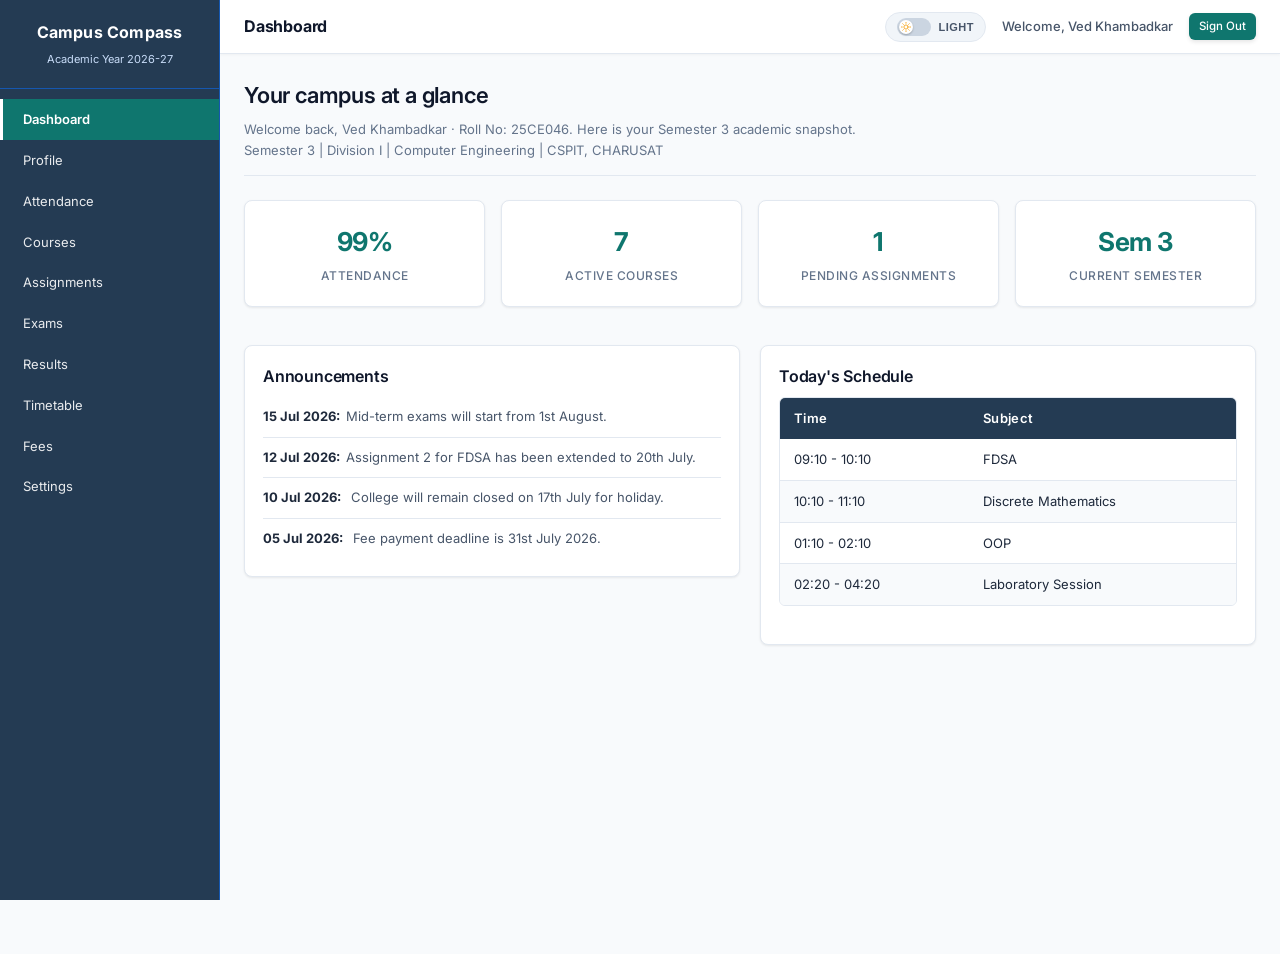
<file: index.html>
<!DOCTYPE html>
<html lang="en">
<head>
    <meta charset="UTF-8">
    <meta name="viewport" content="width=device-width, initial-scale=1.0">
    <title>Campus Compass Dashboard</title>
    <link rel="stylesheet" href="css/style.css">
    <link rel="stylesheet" href="css/layout.css">
    <link rel="stylesheet" href="css/pages.css">
</head>
<body>

    <aside class="sidebar">
        <div class="sidebar-header">
            <h2>Campus Compass</h2>
            <p>Academic Year 2026-27</p>
        </div>
        <ul class="sidebar-menu">
            <li><a href="index.html" class="active">Dashboard</a></li>
            <li><a href="profile.html">Profile</a></li>
            <li><a href="attendance.html">Attendance</a></li>
            <li><a href="courses.html">Courses</a></li>
            <li><a href="assignments.html">Assignments</a></li>
            <li><a href="exams.html">Exams</a></li>
            <li><a href="results.html">Results</a></li>
            <li><a href="timetable.html">Timetable</a></li>
            <li><a href="fees.html">Fees</a></li>
            <li><a href="settings.html">Settings</a></li>
        </ul>
    </aside>

    <!-- Top Navbar -->
    <header class="top-navbar">
        <span class="navbar-title">Dashboard</span>
        <div class="navbar-right">
            <button id="theme-toggle" class="theme-toggle-btn" type="button" aria-label="Toggle theme" title="Toggle theme">
                <span class="theme-toggle-track">
                    <span class="theme-toggle-thumb">
                        <svg class="theme-icon sun-icon" viewBox="0 0 24 24" fill="none" stroke="currentColor" stroke-width="2" stroke-linecap="round" stroke-linejoin="round">
                            <circle cx="12" cy="12" r="5"></circle>
                            <line x1="12" y1="1" x2="12" y2="3"></line>
                            <line x1="12" y1="21" x2="12" y2="23"></line>
                            <line x1="4.22" y1="4.22" x2="5.64" y2="5.64"></line>
                            <line x1="18.36" y1="18.36" x2="19.78" y2="19.78"></line>
                            <line x1="1" y1="12" x2="3" y2="12"></line>
                            <line x1="21" y1="12" x2="23" y2="12"></line>
                            <line x1="4.22" y1="19.78" x2="5.64" y2="18.36"></line>
                            <line x1="18.36" y1="5.64" x2="19.78" y2="4.22"></line>
                        </svg>
                        <svg class="theme-icon moon-icon" viewBox="0 0 24 24" fill="none" stroke="currentColor" stroke-width="2" stroke-linecap="round" stroke-linejoin="round">
                            <path d="M21 12.79A9 9 0 1 1 11.21 3 7 7 0 0 0 21 12.79z"></path>
                        </svg>
                    </span>
                </span>
                <span class="theme-toggle-text">Theme</span>
            </button>
            <span class="navbar-user">Welcome, Ved Khambadkar</span>
            <a href="home.html" class="btn btn-outline btn-sm" style="padding: 4px 10px; font-size: 11.5px;" title="Sign out to Home Page">Sign Out</a>
        </div>
    </header>

    <!-- Main Content -->
    <main class="main-content">

        <!-- Page Header -->
        <div class="page-header">
            <h1>Your campus at a glance</h1>
            <p>Welcome back, Ved Khambadkar · Roll No: 25CE046. Here is your Semester 3 academic snapshot.</p>
            <p>Semester 3 | Division I | Computer Engineering | CSPIT, CHARUSAT</p>
        </div>

        
        <div class="grid-4 dashboard-cards">
            <div class="card">
                <h3>99%</h3>
                <p>Attendance</p>
            </div>
            <div class="card">
                <h3>7</h3>
                <p>Active Courses</p>
            </div>
            <div class="card">
                <h3>1</h3>
                <p>Pending Assignments</p>
            </div>
            <div class="card">
                <h3>Sem 3</h3>
                <p>Current Semester</p>
            </div>
        </div>

        <!-- Two Column Layout -->
        <div class="two-column">

            <!-- Announcements -->
            <div class="column">
                <div class="card">
                    <h3>Announcements</h3>
                    <ul class="announcements-list">
                        <li><b>15 Jul 2026:</b>Mid-term exams will start from 1st August.</li>
                        <li><b>12 Jul 2026:</b>Assignment 2 for FDSA has been extended to 20th July.</li>
                        <li><b>10 Jul 2026:</b> College will remain closed on 17th July for holiday.</li>
                        <li><b>05 Jul 2026:</b> Fee payment deadline is 31st July 2026.</li>
                    </ul>
                </div>
            </div>

            <!-- Today's Timetable -->
            <div class="column">
                <div class="card">
                    <h3>Today's Schedule</h3>
                    <table>
                        <thead>
                            <tr>
                                <th>Time</th>
                                <th>Subject</th>
                            </tr>
                        </thead>
                        <tbody>
                            <tr>
                                <td>09:10 - 10:10</td>
                                <td>FDSA</td>
                            </tr>
                            <tr>
                                <td>10:10 - 11:10</td>
                                <td>Discrete Mathematics</td>
                            </tr>
                            <tr>
                                <td>01:10 - 02:10</td>
                                <td>OOP</td>
                            </tr>
                            <tr>
                                <td>02:20 - 04:20</td>
                                <td>Laboratory Session</td>
                            </tr>
                        </tbody>
                    </table>
                </div>
            </div>

        </div>

    </main>
    <script src="js/theme.js"></script>
</body>
</html>
</file>
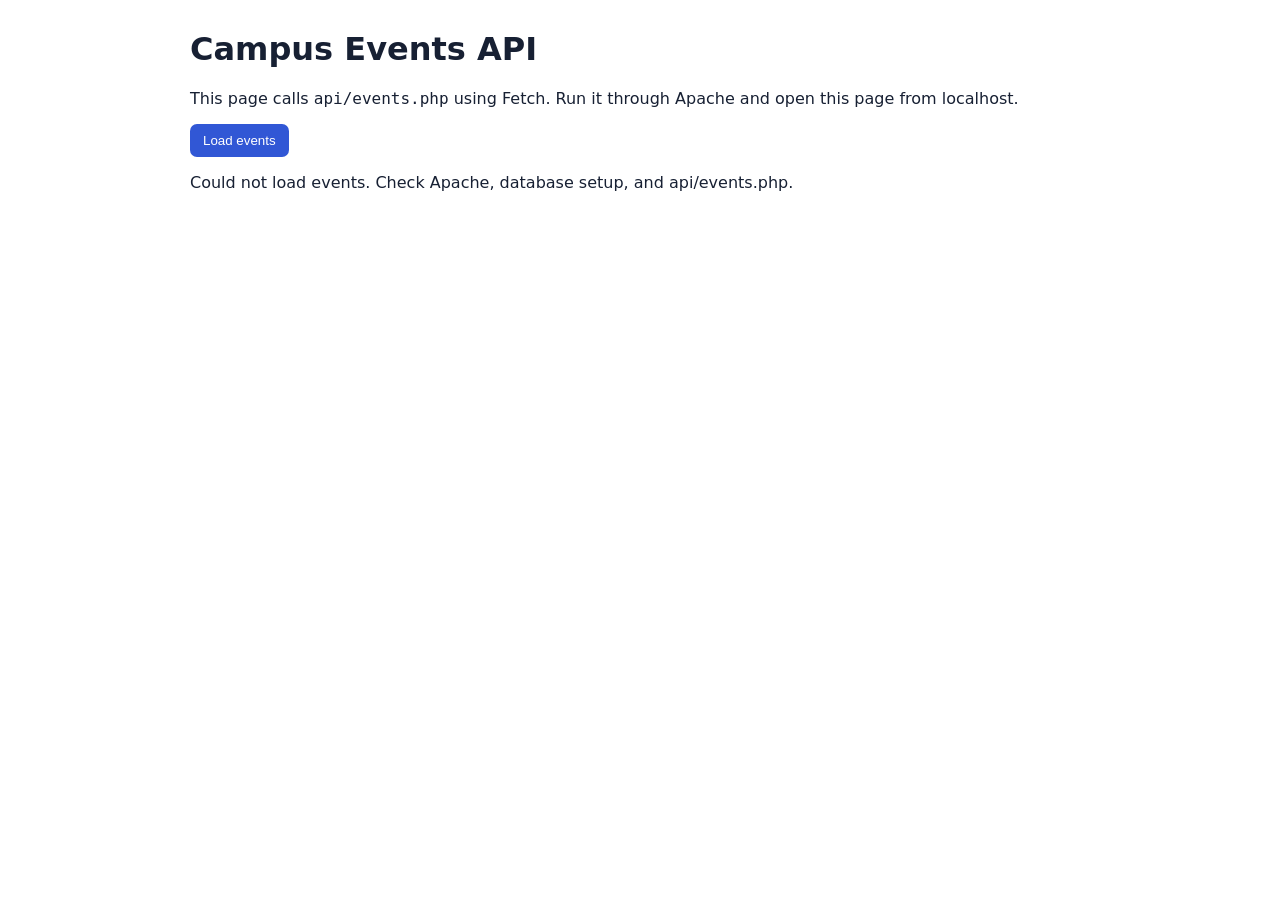
<file: api-events-demo.html>
<!doctype html><html lang="en"><meta charset="utf-8"><meta name="viewport" content="width=device-width,initial-scale=1"><title>Practical 13 - Events API</title><style>body{font:16px system-ui;max-width:900px;margin:30px auto;padding:0 16px;color:#172033}.event{padding:14px;margin:10px 0;border:1px solid #dbe2ec;border-radius:10px}button{padding:9px 13px;border:0;background:#3157d5;color:white;border-radius:7px}</style><h1>Campus Events API</h1><p>This page calls <code>api/events.php</code> using Fetch. Run it through Apache and open this page from localhost.</p><button id="reload">Load events</button><p id="status" aria-live="polite"></p><div id="events"></div><script>
const box=document.querySelector('#events'), status=document.querySelector('#status');
async function loadEvents(){status.textContent='Loading events…';box.replaceChildren();try{const response=await fetch('api/events.php');if(!response.ok)throw new Error('HTTP '+response.status);const result=await response.json();if(!result.success)throw new Error(result.message||'API error');status.textContent=`Loaded ${result.data.length} event(s).`;result.data.forEach(event=>{const card=document.createElement('article');card.className='event';const title=document.createElement('h2');title.textContent=event.title;const detail=document.createElement('p');detail.textContent=`${event.event_date} · ${event.category} · ${event.venue}`;card.append(title,detail);if(event.description){const desc=document.createElement('p');desc.textContent=event.description;card.append(desc)}box.append(card)});}catch(error){status.textContent='Could not load events. Check Apache, database setup, and api/events.php.';console.error(error)}}document.querySelector('#reload').addEventListener('click',loadEvents);loadEvents();
</script></html>
</file>
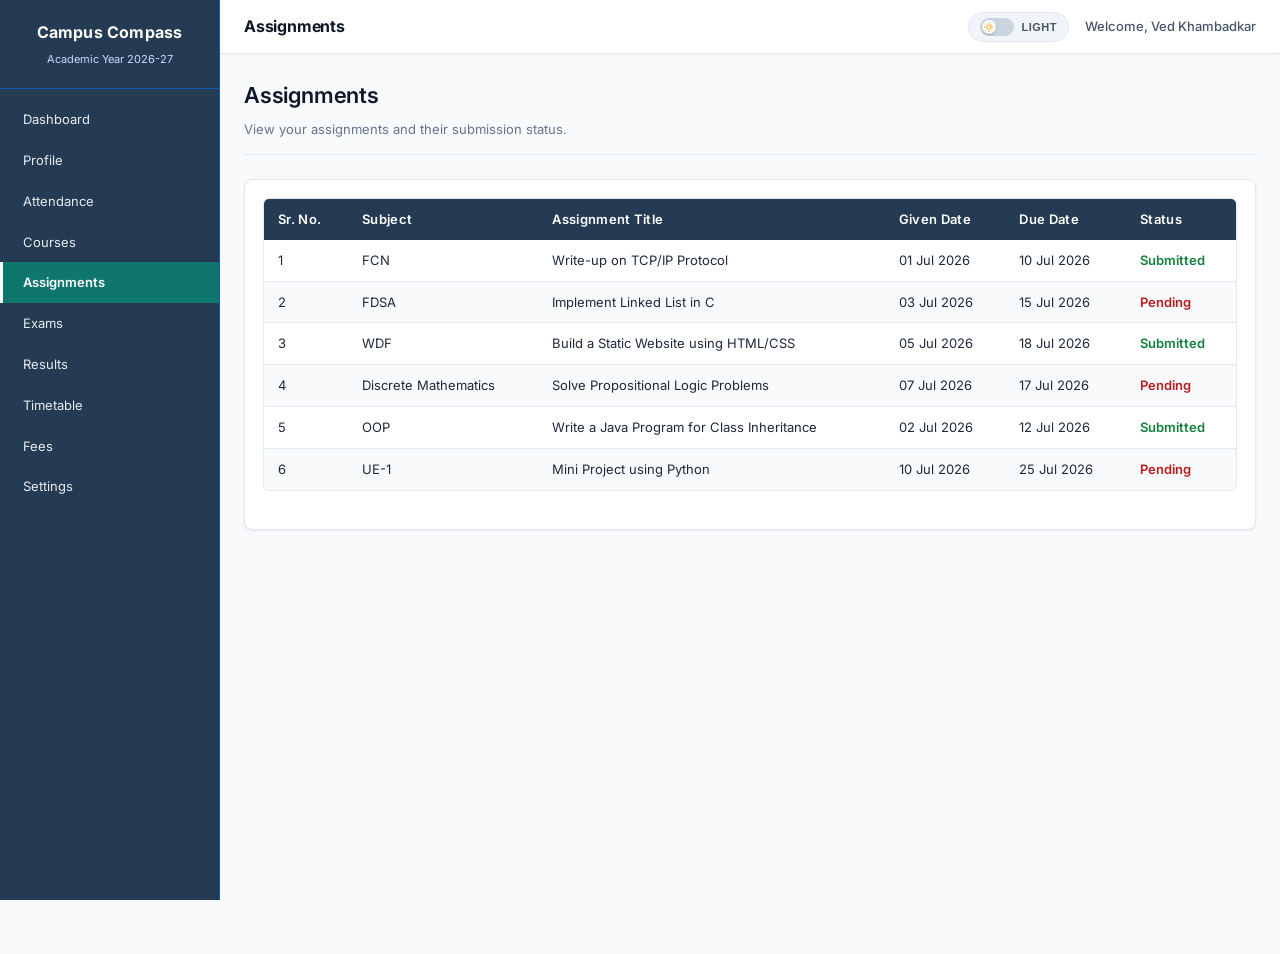
<file: assignments.html>
<!DOCTYPE html>
<html lang="en">
<head>
    <meta charset="UTF-8">
    <meta name="viewport" content="width=device-width, initial-scale=1.0">
    <title>Assignments - Campus Compass Dashboard</title>
    <link rel="stylesheet" href="css/style.css">
    <link rel="stylesheet" href="css/layout.css">
    <link rel="stylesheet" href="css/pages.css">
</head>
<body>

    <!-- Sidebar -->
    <aside class="sidebar">
        <div class="sidebar-header">
            <h2>Campus Compass</h2>
            <p>Academic Year 2026-27</p>
        </div>
        <ul class="sidebar-menu">
            <li><a href="index.html">Dashboard</a></li>
            <li><a href="profile.html">Profile</a></li>
            <li><a href="attendance.html">Attendance</a></li>
            <li><a href="courses.html">Courses</a></li>
            <li><a href="assignments.html" class="active">Assignments</a></li>
            <li><a href="exams.html">Exams</a></li>
            <li><a href="results.html">Results</a></li>
            <li><a href="timetable.html">Timetable</a></li>
            <li><a href="fees.html">Fees</a></li>
            <li><a href="settings.html">Settings</a></li>
        </ul>
    </aside>

    <!-- Top Navbar -->
    <header class="top-navbar">
        <span class="navbar-title">Assignments</span>
        <div class="navbar-right">
            <button id="theme-toggle" class="theme-toggle-btn" type="button" aria-label="Toggle theme" title="Toggle theme">
                <span class="theme-toggle-track">
                    <span class="theme-toggle-thumb">
                        <svg class="theme-icon sun-icon" viewBox="0 0 24 24" fill="none" stroke="currentColor" stroke-width="2" stroke-linecap="round" stroke-linejoin="round">
                            <circle cx="12" cy="12" r="5"></circle>
                            <line x1="12" y1="1" x2="12" y2="3"></line>
                            <line x1="12" y1="21" x2="12" y2="23"></line>
                            <line x1="4.22" y1="4.22" x2="5.64" y2="5.64"></line>
                            <line x1="18.36" y1="18.36" x2="19.78" y2="19.78"></line>
                            <line x1="1" y1="12" x2="3" y2="12"></line>
                            <line x1="21" y1="12" x2="23" y2="12"></line>
                            <line x1="4.22" y1="19.78" x2="5.64" y2="18.36"></line>
                            <line x1="18.36" y1="5.64" x2="19.78" y2="4.22"></line>
                        </svg>
                        <svg class="theme-icon moon-icon" viewBox="0 0 24 24" fill="none" stroke="currentColor" stroke-width="2" stroke-linecap="round" stroke-linejoin="round">
                            <path d="M21 12.79A9 9 0 1 1 11.21 3 7 7 0 0 0 21 12.79z"></path>
                        </svg>
                    </span>
                </span>
                <span class="theme-toggle-text">Theme</span>
            </button>
            <span class="navbar-user">Welcome, Ved Khambadkar</span>
        </div>
    </header>

    <!-- Main Content -->
    <main class="main-content">

        <!-- Page Header -->
        <div class="page-header">
            <h1>Assignments</h1>
            <p>View your assignments and their submission status.</p>
        </div>

        <!-- Assignments Table -->
        <div class="card">
            <table>
                <thead>
                    <tr>
                        <th>Sr. No.</th>
                        <th>Subject</th>
                        <th>Assignment Title</th>
                        <th>Given Date</th>
                        <th>Due Date</th>
                        <th>Status</th>
                    </tr>
                </thead>
                <tbody>
                    <tr>
                        <td>1</td>
                        <td>FCN</td>
                        <td>Write-up on TCP/IP Protocol</td>
                        <td>01 Jul 2026</td>
                        <td>10 Jul 2026</td>
                        <td class="status-present">Submitted</td>
                    </tr>
                    <tr>
                        <td>2</td>
                        <td>FDSA</td>
                        <td>Implement Linked List in C</td>
                        <td>03 Jul 2026</td>
                        <td>15 Jul 2026</td>
                        <td class="status-absent">Pending</td>
                    </tr>
                    <tr>
                        <td>3</td>
                        <td>WDF</td>
                        <td>Build a Static Website using HTML/CSS</td>
                        <td>05 Jul 2026</td>
                        <td>18 Jul 2026</td>
                        <td class="status-present">Submitted</td>
                    </tr>
                    <tr>
                        <td>4</td>
                        <td>Discrete Mathematics</td>
                        <td>Solve Propositional Logic Problems</td>
                        <td>07 Jul 2026</td>
                        <td>17 Jul 2026</td>
                        <td class="status-absent">Pending</td>
                    </tr>
                    <tr>
                        <td>5</td>
                        <td>OOP</td>
                        <td>Write a Java Program for Class Inheritance</td>
                        <td>02 Jul 2026</td>
                        <td>12 Jul 2026</td>
                        <td class="status-present">Submitted</td>
                    </tr>
                    <tr>
                        <td>6</td>
                        <td>UE-1</td>
                        <td>Mini Project using Python</td>
                        <td>10 Jul 2026</td>
                        <td>25 Jul 2026</td>
                        <td class="status-absent">Pending</td>
                    </tr>
                </tbody>
            </table>
        </div>

    </main>
    <script src="js/theme.js"></script>
</body>
</html>
</file>
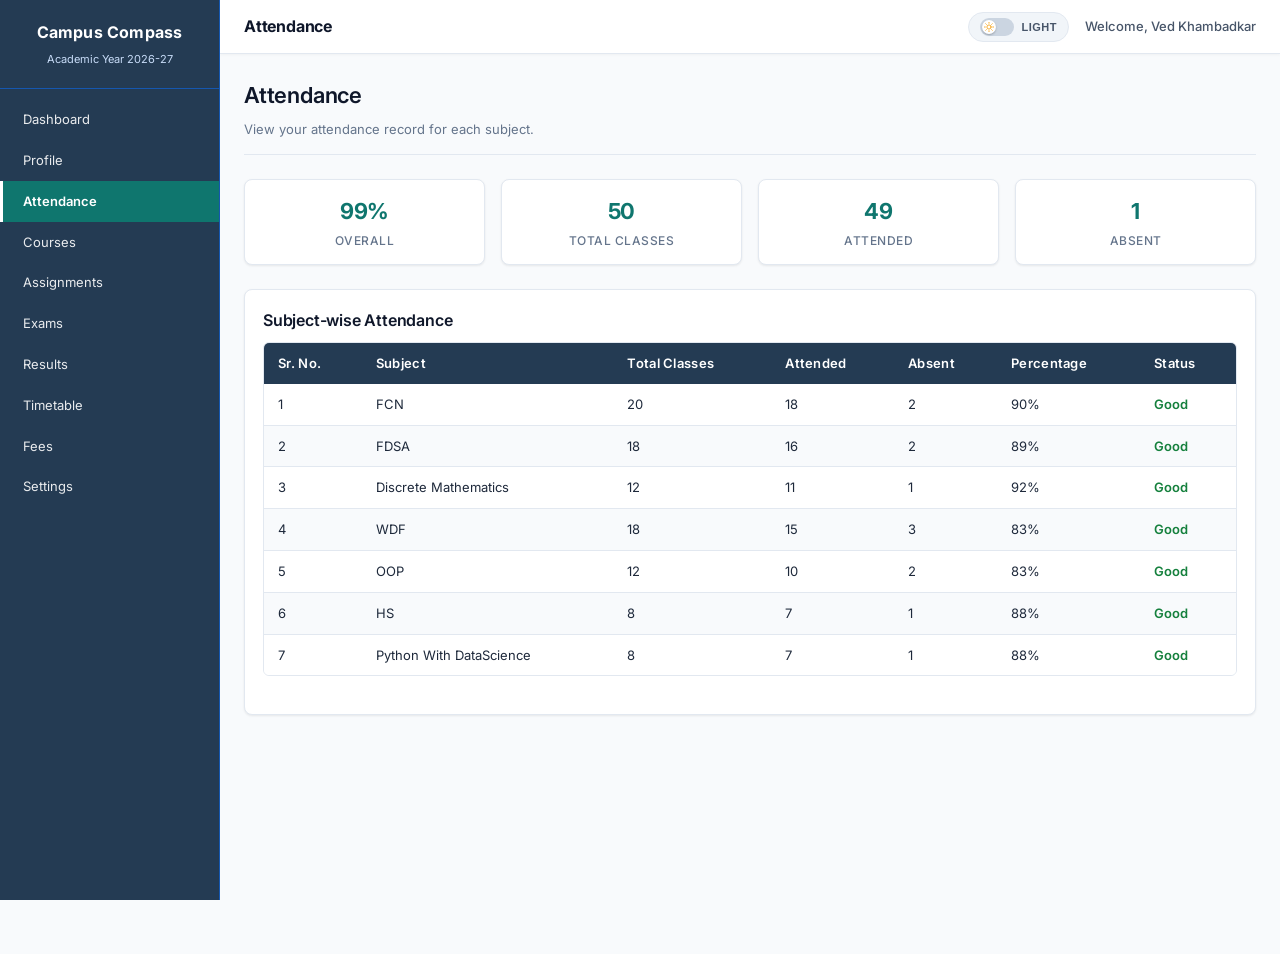
<file: attendance.html>
<!DOCTYPE html>
<html lang="en">
<head>
    <meta charset="UTF-8">
    <meta name="viewport" content="width=device-width, initial-scale=1.0">
    <title>Attendance - Campus Compass Dashboard</title>
    <link rel="stylesheet" href="css/style.css">
    <link rel="stylesheet" href="css/layout.css">
    <link rel="stylesheet" href="css/pages.css">
</head>
<body>

    <!-- Sidebar -->
    <aside class="sidebar">
        <div class="sidebar-header">
            <h2>Campus Compass</h2>
            <p>Academic Year 2026-27</p>
        </div>
        <ul class="sidebar-menu">
            <li><a href="index.html">Dashboard</a></li>
            <li><a href="profile.html">Profile</a></li>
            <li><a href="attendance.html" class="active">Attendance</a></li>
            <li><a href="courses.html">Courses</a></li>
            <li><a href="assignments.html">Assignments</a></li>
            <li><a href="exams.html">Exams</a></li>
            <li><a href="results.html">Results</a></li>
            <li><a href="timetable.html">Timetable</a></li>
            <li><a href="fees.html">Fees</a></li>
            <li><a href="settings.html">Settings</a></li>
        </ul>
    </aside>

    <!-- Top Navbar -->
    <header class="top-navbar">
        <span class="navbar-title">Attendance</span>
        <div class="navbar-right">
            <button id="theme-toggle" class="theme-toggle-btn" type="button" aria-label="Toggle theme" title="Toggle theme">
                <span class="theme-toggle-track">
                    <span class="theme-toggle-thumb">
                        <svg class="theme-icon sun-icon" viewBox="0 0 24 24" fill="none" stroke="currentColor" stroke-width="2" stroke-linecap="round" stroke-linejoin="round">
                            <circle cx="12" cy="12" r="5"></circle>
                            <line x1="12" y1="1" x2="12" y2="3"></line>
                            <line x1="12" y1="21" x2="12" y2="23"></line>
                            <line x1="4.22" y1="4.22" x2="5.64" y2="5.64"></line>
                            <line x1="18.36" y1="18.36" x2="19.78" y2="19.78"></line>
                            <line x1="1" y1="12" x2="3" y2="12"></line>
                            <line x1="21" y1="12" x2="23" y2="12"></line>
                            <line x1="4.22" y1="19.78" x2="5.64" y2="18.36"></line>
                            <line x1="18.36" y1="5.64" x2="19.78" y2="4.22"></line>
                        </svg>
                        <svg class="theme-icon moon-icon" viewBox="0 0 24 24" fill="none" stroke="currentColor" stroke-width="2" stroke-linecap="round" stroke-linejoin="round">
                            <path d="M21 12.79A9 9 0 1 1 11.21 3 7 7 0 0 0 21 12.79z"></path>
                        </svg>
                    </span>
                </span>
                <span class="theme-toggle-text">Theme</span>
            </button>
            <span class="navbar-user">Welcome, Ved Khambadkar</span>
        </div>
    </header>

    <!-- Main Content -->
    <main class="main-content">

        <!-- Page Header -->
        <div class="page-header">
            <h1>Attendance</h1>
            <p>View your attendance record for each subject.</p>
        </div>

        <!-- Attendance Summary -->
        <div class="attendance-summary">
            <div class="summary-box">
                <h3>99%</h3>
                <p>Overall</p>
            </div>
            <div class="summary-box">
                <h3>50</h3>
                <p>Total Classes</p>
            </div>
            <div class="summary-box">
                <h3>49</h3>
                <p>Attended</p>
            </div>
            <div class="summary-box">
                <h3>1</h3>
                <p>Absent</p>
            </div>
        </div>

        <div class="card">
            <h3 class="mb-10">Subject-wise Attendance</h3>
            <table>
                <thead>
                    <tr>
                        <th>Sr. No.</th>
                        <th>Subject</th>
                        <th>Total Classes</th>
                        <th>Attended</th>
                        <th>Absent</th>
                        <th>Percentage</th>
                        <th>Status</th>
                    </tr>
                </thead>
                <tbody>
                    <tr>
                        <td>1</td>
                        <td>FCN</td>
                        <td>20</td>
                        <td>18</td>
                        <td>2</td>
                        <td>90%</td>
                        <td class="status-present">Good</td>
                    </tr>
                    <tr>
                        <td>2</td>
                        <td>FDSA</td>
                        <td>18</td>
                        <td>16</td>
                        <td>2</td>
                        <td>89%</td>
                        <td class="status-present">Good</td>
                    </tr>
                    <tr>
                        <td>3</td>
                        <td>Discrete Mathematics</td>
                        <td>12</td>
                        <td>11</td>
                        <td>1</td>
                        <td>92%</td>
                        <td class="status-present">Good</td>
                    </tr>
                    <tr>
                        <td>4</td>
                        <td>WDF</td>
                        <td>18</td>
                        <td>15</td>
                        <td>3</td>
                        <td>83%</td>
                        <td class="status-present">Good</td>
                    </tr>
                    <tr>
                        <td>5</td>
                        <td>OOP</td>
                        <td>12</td>
                        <td>10</td>
                        <td>2</td>
                        <td>83%</td>
                        <td class="status-present">Good</td>
                    </tr>
                    <tr>
                        <td>6</td>
                        <td>HS</td>
                        <td>8</td>
                        <td>7</td>
                        <td>1</td>
                        <td>88%</td>
                        <td class="status-present">Good</td>
                    </tr>
                    <tr>
                        <td>7</td>
                        <td>Python With DataScience</td>
                        <td>8</td>
                        <td>7</td>
                        <td>1</td>
                        <td>88%</td>
                        <td class="status-present">Good</td>
                    </tr>
                    
                </tbody>
            </table>
        </div>

    </main>
    <script src="js/theme.js"></script>
</body>
</html>
</file>
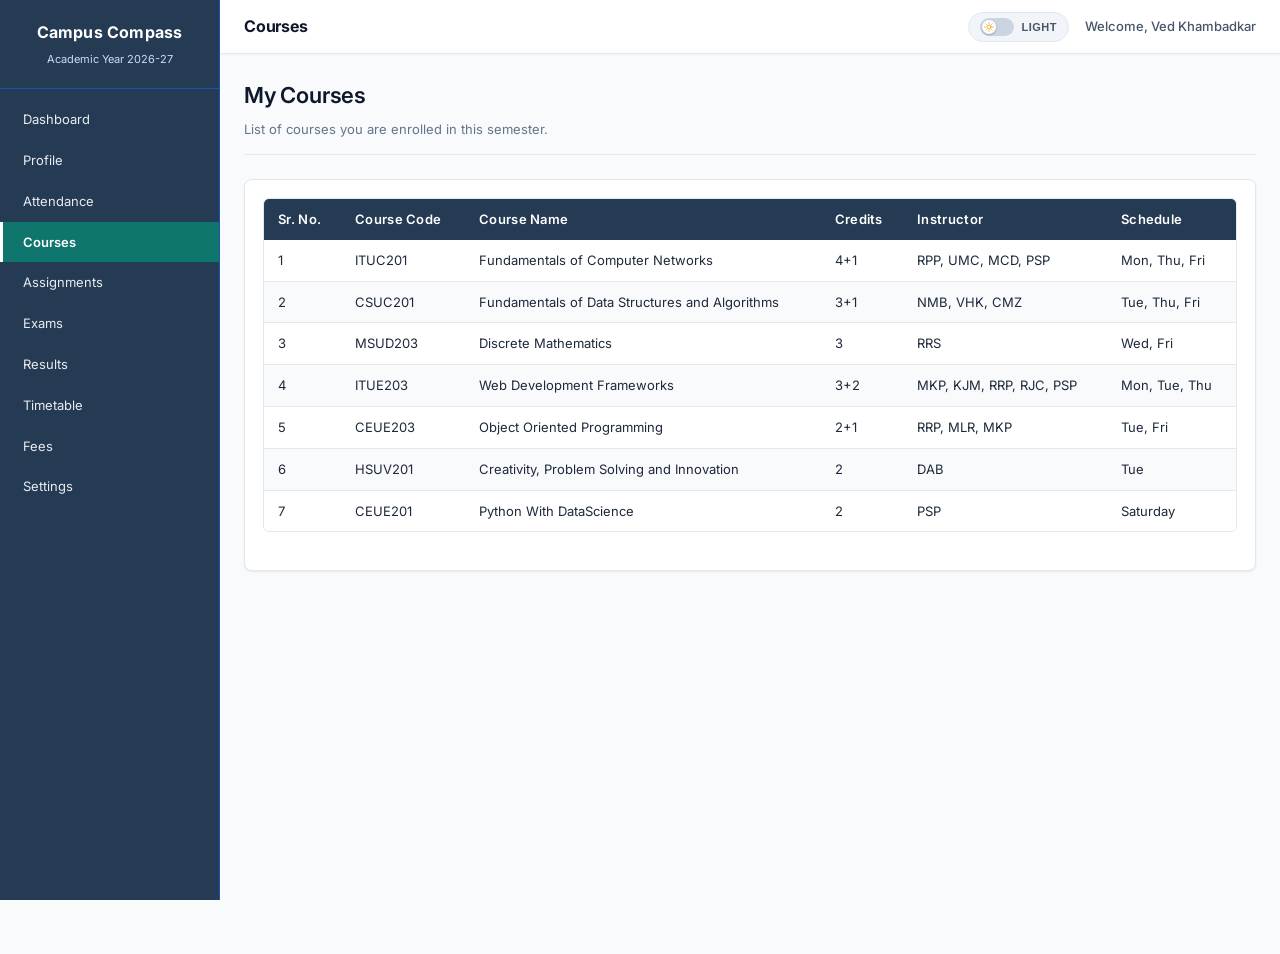
<file: courses.html>
<!DOCTYPE html>
<html lang="en">
<head>
    <meta charset="UTF-8">
    <meta name="viewport" content="width=device-width, initial-scale=1.0">
    <title>Courses - Campus Compass Dashboard</title>
    <link rel="stylesheet" href="css/style.css">
    <link rel="stylesheet" href="css/layout.css">
    <link rel="stylesheet" href="css/pages.css">
</head>
<body>

    <!-- Sidebar -->
    <aside class="sidebar">
        <div class="sidebar-header">
            <h2>Campus Compass</h2>
            <p>Academic Year 2026-27</p>
        </div>
        <ul class="sidebar-menu">
            <li><a href="index.html">Dashboard</a></li>
            <li><a href="profile.html">Profile</a></li>
            <li><a href="attendance.html">Attendance</a></li>
            <li><a href="courses.html" class="active">Courses</a></li>
            <li><a href="assignments.html">Assignments</a></li>
            <li><a href="exams.html">Exams</a></li>
            <li><a href="results.html">Results</a></li>
            <li><a href="timetable.html">Timetable</a></li>
            <li><a href="fees.html">Fees</a></li>
            <li><a href="settings.html">Settings</a></li>
        </ul>
    </aside>

    <!-- Top Navbar -->
    <header class="top-navbar">
        <span class="navbar-title">Courses</span>
        <div class="navbar-right">
            <button id="theme-toggle" class="theme-toggle-btn" type="button" aria-label="Toggle theme" title="Toggle theme">
                <span class="theme-toggle-track">
                    <span class="theme-toggle-thumb">
                        <svg class="theme-icon sun-icon" viewBox="0 0 24 24" fill="none" stroke="currentColor" stroke-width="2" stroke-linecap="round" stroke-linejoin="round">
                            <circle cx="12" cy="12" r="5"></circle>
                            <line x1="12" y1="1" x2="12" y2="3"></line>
                            <line x1="12" y1="21" x2="12" y2="23"></line>
                            <line x1="4.22" y1="4.22" x2="5.64" y2="5.64"></line>
                            <line x1="18.36" y1="18.36" x2="19.78" y2="19.78"></line>
                            <line x1="1" y1="12" x2="3" y2="12"></line>
                            <line x1="21" y1="12" x2="23" y2="12"></line>
                            <line x1="4.22" y1="19.78" x2="5.64" y2="18.36"></line>
                            <line x1="18.36" y1="5.64" x2="19.78" y2="4.22"></line>
                        </svg>
                        <svg class="theme-icon moon-icon" viewBox="0 0 24 24" fill="none" stroke="currentColor" stroke-width="2" stroke-linecap="round" stroke-linejoin="round">
                            <path d="M21 12.79A9 9 0 1 1 11.21 3 7 7 0 0 0 21 12.79z"></path>
                        </svg>
                    </span>
                </span>
                <span class="theme-toggle-text">Theme</span>
            </button>
            <span class="navbar-user">Welcome, Ved Khambadkar</span>
        </div>
    </header>

    <!-- Main Content -->
    <main class="main-content">

        <!-- Page Header -->
        <div class="page-header">
            <h1>My Courses</h1>
            <p>List of courses you are enrolled in this semester.</p>
        </div>

        <!-- Course Table -->
        <div class="card">
            <table>
                <thead>
                    <tr>
                        <th>Sr. No.</th>
                        <th>Course Code</th>
                        <th>Course Name</th>
                        <th>Credits</th>
                        <th>Instructor</th>
                        <th>Schedule</th>
                    </tr>
                </thead>
                <tbody>
                    <tr>
                        <td>1</td>
                        <td>ITUC201</td>
                        <td>Fundamentals of Computer Networks</td>
                        <td>4+1</td>
                        <td>RPP, UMC, MCD, PSP</td>
                        <td>Mon, Thu, Fri</td>
                    </tr>
                    <tr>
                        <td>2</td>
                        <td>CSUC201</td>
                        <td>Fundamentals of Data Structures and Algorithms</td>
                        <td>3+1</td>
                        <td>NMB, VHK, CMZ</td>
                        <td>Tue, Thu, Fri</td>
                    </tr>
                    <tr>
                        <td>3</td>
                        <td>MSUD203</td>
                        <td>Discrete Mathematics</td>
                        <td>3</td>
                        <td>RRS</td>
                        <td>Wed, Fri</td>
                    </tr>
                    <tr>
                        <td>4</td>
                        <td>ITUE203</td>
                        <td>Web Development Frameworks</td>
                        <td>3+2</td>
                        <td>MKP, KJM, RRP, RJC, PSP</td>
                        <td>Mon, Tue, Thu</td>
                    </tr>
                    <tr>
                        <td>5</td>
                        <td>CEUE203</td>
                        <td>Object Oriented Programming</td>
                        <td>2+1</td>
                        <td>RRP, MLR, MKP</td>
                        <td>Tue, Fri</td>
                    </tr>
                    <tr>
                        <td>6</td>
                        <td>HSUV201</td>
                        <td>Creativity, Problem Solving and Innovation</td>
                        <td>2</td>
                        <td>DAB</td>
                        <td>Tue</td>
                    </tr>
                    <tr>
                        <td>7</td>
                        <td>CEUE201</td>
                        <td>Python With DataScience</td>
                        <td>2</td>
                        <td>PSP</td>
                        <td>Saturday</td>
                    </tr>
                </tbody>
            </table>
        </div>

    </main>
    <script src="js/theme.js"></script>
</body>
</html>
</file>
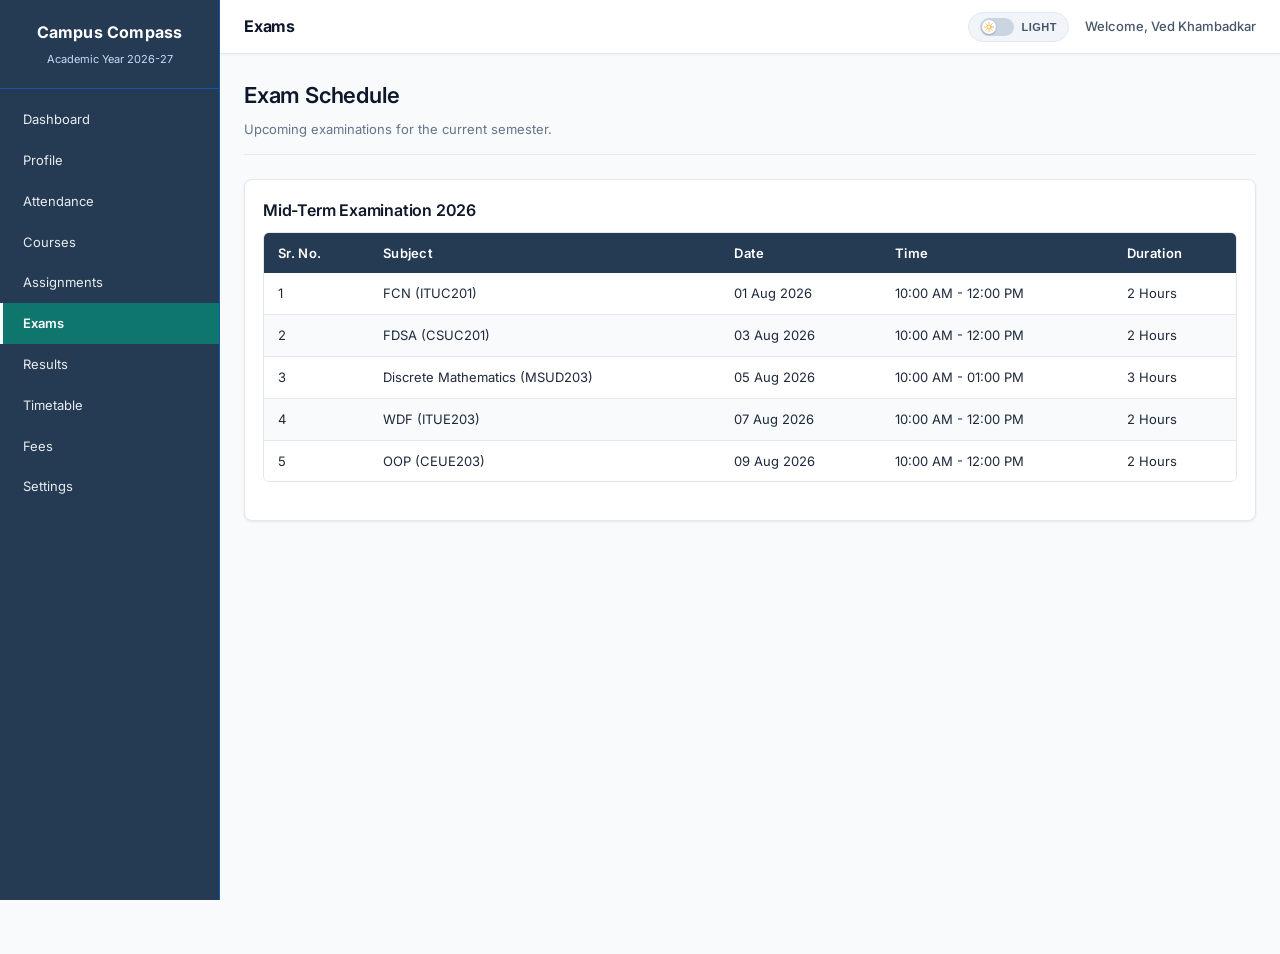
<file: exams.html>
<!DOCTYPE html>
<html lang="en">
<head>
    <meta charset="UTF-8">
    <meta name="viewport" content="width=device-width, initial-scale=1.0">
    <title>Exams - Campus Compass Dashboard</title>
    <link rel="stylesheet" href="css/style.css">
    <link rel="stylesheet" href="css/layout.css">
    <link rel="stylesheet" href="css/pages.css">
</head>
<body>

    <!-- Sidebar -->
    <aside class="sidebar">
        <div class="sidebar-header">
            <h2>Campus Compass</h2>
            <p>Academic Year 2026-27</p>
        </div>
        <ul class="sidebar-menu">
            <li><a href="index.html">Dashboard</a></li>
            <li><a href="profile.html">Profile</a></li>
            <li><a href="attendance.html">Attendance</a></li>
            <li><a href="courses.html">Courses</a></li>
            <li><a href="assignments.html">Assignments</a></li>
            <li><a href="exams.html" class="active">Exams</a></li>
            <li><a href="results.html">Results</a></li>
            <li><a href="timetable.html">Timetable</a></li>
            <li><a href="fees.html">Fees</a></li>
            <li><a href="settings.html">Settings</a></li>
        </ul>
    </aside>

    <!-- Top Navbar -->
    <header class="top-navbar">
        <span class="navbar-title">Exams</span>
        <div class="navbar-right">
            <button id="theme-toggle" class="theme-toggle-btn" type="button" aria-label="Toggle theme" title="Toggle theme">
                <span class="theme-toggle-track">
                    <span class="theme-toggle-thumb">
                        <svg class="theme-icon sun-icon" viewBox="0 0 24 24" fill="none" stroke="currentColor" stroke-width="2" stroke-linecap="round" stroke-linejoin="round">
                            <circle cx="12" cy="12" r="5"></circle>
                            <line x1="12" y1="1" x2="12" y2="3"></line>
                            <line x1="12" y1="21" x2="12" y2="23"></line>
                            <line x1="4.22" y1="4.22" x2="5.64" y2="5.64"></line>
                            <line x1="18.36" y1="18.36" x2="19.78" y2="19.78"></line>
                            <line x1="1" y1="12" x2="3" y2="12"></line>
                            <line x1="21" y1="12" x2="23" y2="12"></line>
                            <line x1="4.22" y1="19.78" x2="5.64" y2="18.36"></line>
                            <line x1="18.36" y1="5.64" x2="19.78" y2="4.22"></line>
                        </svg>
                        <svg class="theme-icon moon-icon" viewBox="0 0 24 24" fill="none" stroke="currentColor" stroke-width="2" stroke-linecap="round" stroke-linejoin="round">
                            <path d="M21 12.79A9 9 0 1 1 11.21 3 7 7 0 0 0 21 12.79z"></path>
                        </svg>
                    </span>
                </span>
                <span class="theme-toggle-text">Theme</span>
            </button>
            <span class="navbar-user">Welcome, Ved Khambadkar</span>
        </div>
    </header>

    <!-- Main Content -->
    <main class="main-content">

        <!-- Page Header -->
        <div class="page-header">
            <h1>Exam Schedule</h1>
            <p>Upcoming examinations for the current semester.</p>
        </div>

        <!-- Exam Table -->
        <div class="card">
            <h3 class="mb-10">Mid-Term Examination 2026</h3>
            <table>
                <thead>
                    <tr>
                        <th>Sr. No.</th>
                        <th>Subject</th>
                        <th>Date</th>
                        <th>Time</th>
                        <th>Duration</th>
                    </tr>
                </thead>
                <tbody>
                    <tr>
                        <td>1</td>
                        <td>FCN (ITUC201)</td>
                        <td>01 Aug 2026</td>
                        <td>10:00 AM - 12:00 PM</td>
                        <td>2 Hours</td>
                    </tr>
                    <tr>
                        <td>2</td>
                        <td>FDSA (CSUC201)</td>
                        <td>03 Aug 2026</td>
                        <td>10:00 AM - 12:00 PM</td>
                        <td>2 Hours</td>
                    </tr>
                    <tr>
                        <td>3</td>
                        <td>Discrete Mathematics (MSUD203)</td>
                        <td>05 Aug 2026</td>
                        <td>10:00 AM - 01:00 PM</td>
                        <td>3 Hours</td>
                    </tr>
                    <tr>
                        <td>4</td>
                        <td>WDF (ITUE203)</td>
                        <td>07 Aug 2026</td>
                        <td>10:00 AM - 12:00 PM</td>
                        <td>2 Hours</td>
                    </tr>
                    <tr>
                        <td>5</td>
                        <td>OOP (CEUE203)</td>
                        <td>09 Aug 2026</td>
                        <td>10:00 AM - 12:00 PM</td>
                        <td>2 Hours</td>
                    </tr>
                </tbody>
            </table>
        </div>

    </main>
    <script src="js/theme.js"></script>
</body>
</html>
</file>
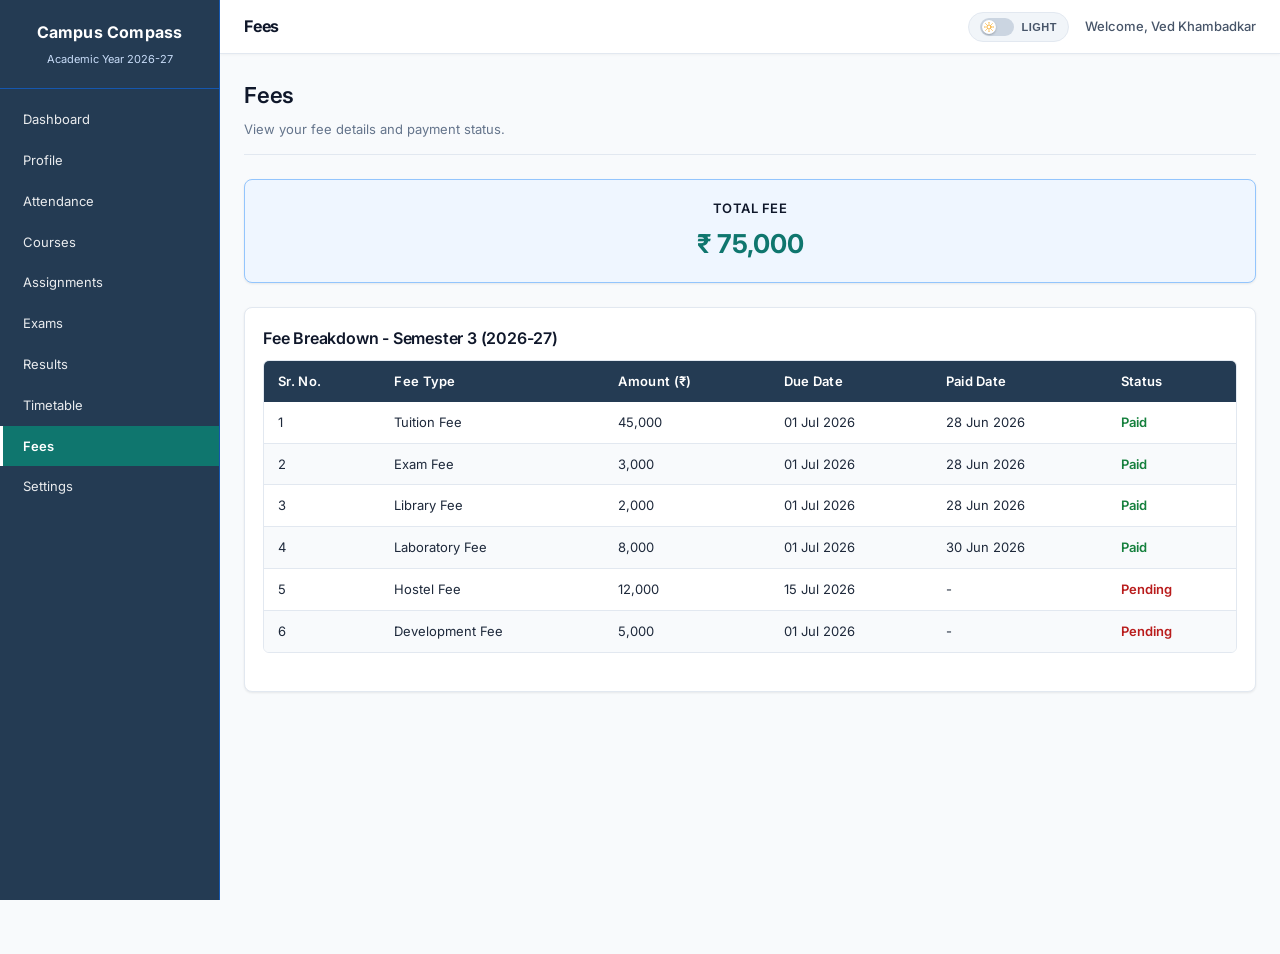
<file: fees.html>
<!DOCTYPE html>
<html lang="en">
<head>
    <meta charset="UTF-8">
    <meta name="viewport" content="width=device-width, initial-scale=1.0">
    <title>Fees - Campus Compass Dashboard</title>
    <link rel="stylesheet" href="css/style.css">
    <link rel="stylesheet" href="css/layout.css">
    <link rel="stylesheet" href="css/pages.css">
</head>
<body>

    <!-- Sidebar -->
    <aside class="sidebar">
        <div class="sidebar-header">
            <h2>Campus Compass</h2>
            <p>Academic Year 2026-27</p>
        </div>
        <ul class="sidebar-menu">
            <li><a href="index.html">Dashboard</a></li>
            <li><a href="profile.html">Profile</a></li>
            <li><a href="attendance.html">Attendance</a></li>
            <li><a href="courses.html">Courses</a></li>
            <li><a href="assignments.html">Assignments</a></li>
            <li><a href="exams.html">Exams</a></li>
            <li><a href="results.html">Results</a></li>
            <li><a href="timetable.html">Timetable</a></li>
            <li><a href="fees.html" class="active">Fees</a></li>
            <li><a href="settings.html">Settings</a></li>
        </ul>
    </aside>

    <!-- Top Navbar -->
    <header class="top-navbar">
        <span class="navbar-title">Fees</span>
        <div class="navbar-right">
            <button id="theme-toggle" class="theme-toggle-btn" type="button" aria-label="Toggle theme" title="Toggle theme">
                <span class="theme-toggle-track">
                    <span class="theme-toggle-thumb">
                        <svg class="theme-icon sun-icon" viewBox="0 0 24 24" fill="none" stroke="currentColor" stroke-width="2" stroke-linecap="round" stroke-linejoin="round">
                            <circle cx="12" cy="12" r="5"></circle>
                            <line x1="12" y1="1" x2="12" y2="3"></line>
                            <line x1="12" y1="21" x2="12" y2="23"></line>
                            <line x1="4.22" y1="4.22" x2="5.64" y2="5.64"></line>
                            <line x1="18.36" y1="18.36" x2="19.78" y2="19.78"></line>
                            <line x1="1" y1="12" x2="3" y2="12"></line>
                            <line x1="21" y1="12" x2="23" y2="12"></line>
                            <line x1="4.22" y1="19.78" x2="5.64" y2="18.36"></line>
                            <line x1="18.36" y1="5.64" x2="19.78" y2="4.22"></line>
                        </svg>
                        <svg class="theme-icon moon-icon" viewBox="0 0 24 24" fill="none" stroke="currentColor" stroke-width="2" stroke-linecap="round" stroke-linejoin="round">
                            <path d="M21 12.79A9 9 0 1 1 11.21 3 7 7 0 0 0 21 12.79z"></path>
                        </svg>
                    </span>
                </span>
                <span class="theme-toggle-text">Theme</span>
            </button>
            <span class="navbar-user">Welcome, Ved Khambadkar</span>
        </div>
    </header>

    <!-- Main Content -->
    <main class="main-content">

        <!-- Page Header -->
        <div class="page-header">
            <h1>Fees</h1>
            <p>View your fee details and payment status.</p>
        </div>

        <!-- Fee Total -->
        <div class="fee-total">
            <h3>Total Fee</h3>
            <p>&#8377; 75,000</p>
        </div>

        <!-- Fees Table -->
        <div class="card">
            <h3 class="mb-10">Fee Breakdown - Semester 3 (2026-27)</h3>
            <table>
                <thead>
                    <tr>
                        <th>Sr. No.</th>
                        <th>Fee Type</th>
                        <th>Amount (&#8377;)</th>
                        <th>Due Date</th>
                        <th>Paid Date</th>
                        <th>Status</th>
                    </tr>
                </thead>
                <tbody>
                    <tr>
                        <td>1</td>
                        <td>Tuition Fee</td>
                        <td>45,000</td>
                        <td>01 Jul 2026</td>
                        <td>28 Jun 2026</td>
                        <td class="status-present">Paid</td>
                    </tr>
                    <tr>
                        <td>2</td>
                        <td>Exam Fee</td>
                        <td>3,000</td>
                        <td>01 Jul 2026</td>
                        <td>28 Jun 2026</td>
                        <td class="status-present">Paid</td>
                    </tr>
                    <tr>
                        <td>3</td>
                        <td>Library Fee</td>
                        <td>2,000</td>
                        <td>01 Jul 2026</td>
                        <td>28 Jun 2026</td>
                        <td class="status-present">Paid</td>
                    </tr>
                    <tr>
                        <td>4</td>
                        <td>Laboratory Fee</td>
                        <td>8,000</td>
                        <td>01 Jul 2026</td>
                        <td>30 Jun 2026</td>
                        <td class="status-present">Paid</td>
                    </tr>
                    <tr>
                        <td>5</td>
                        <td>Hostel Fee</td>
                        <td>12,000</td>
                        <td>15 Jul 2026</td>
                        <td>-</td>
                        <td class="status-absent">Pending</td>
                    </tr>
                    <tr>
                        <td>6</td>
                        <td>Development Fee</td>
                        <td>5,000</td>
                        <td>01 Jul 2026</td>
                        <td>-</td>
                        <td class="status-absent">Pending</td>
                    </tr>
                </tbody>
            </table>
        </div>

    </main>
    <script src="js/theme.js"></script>
</body>
</html>
</file>
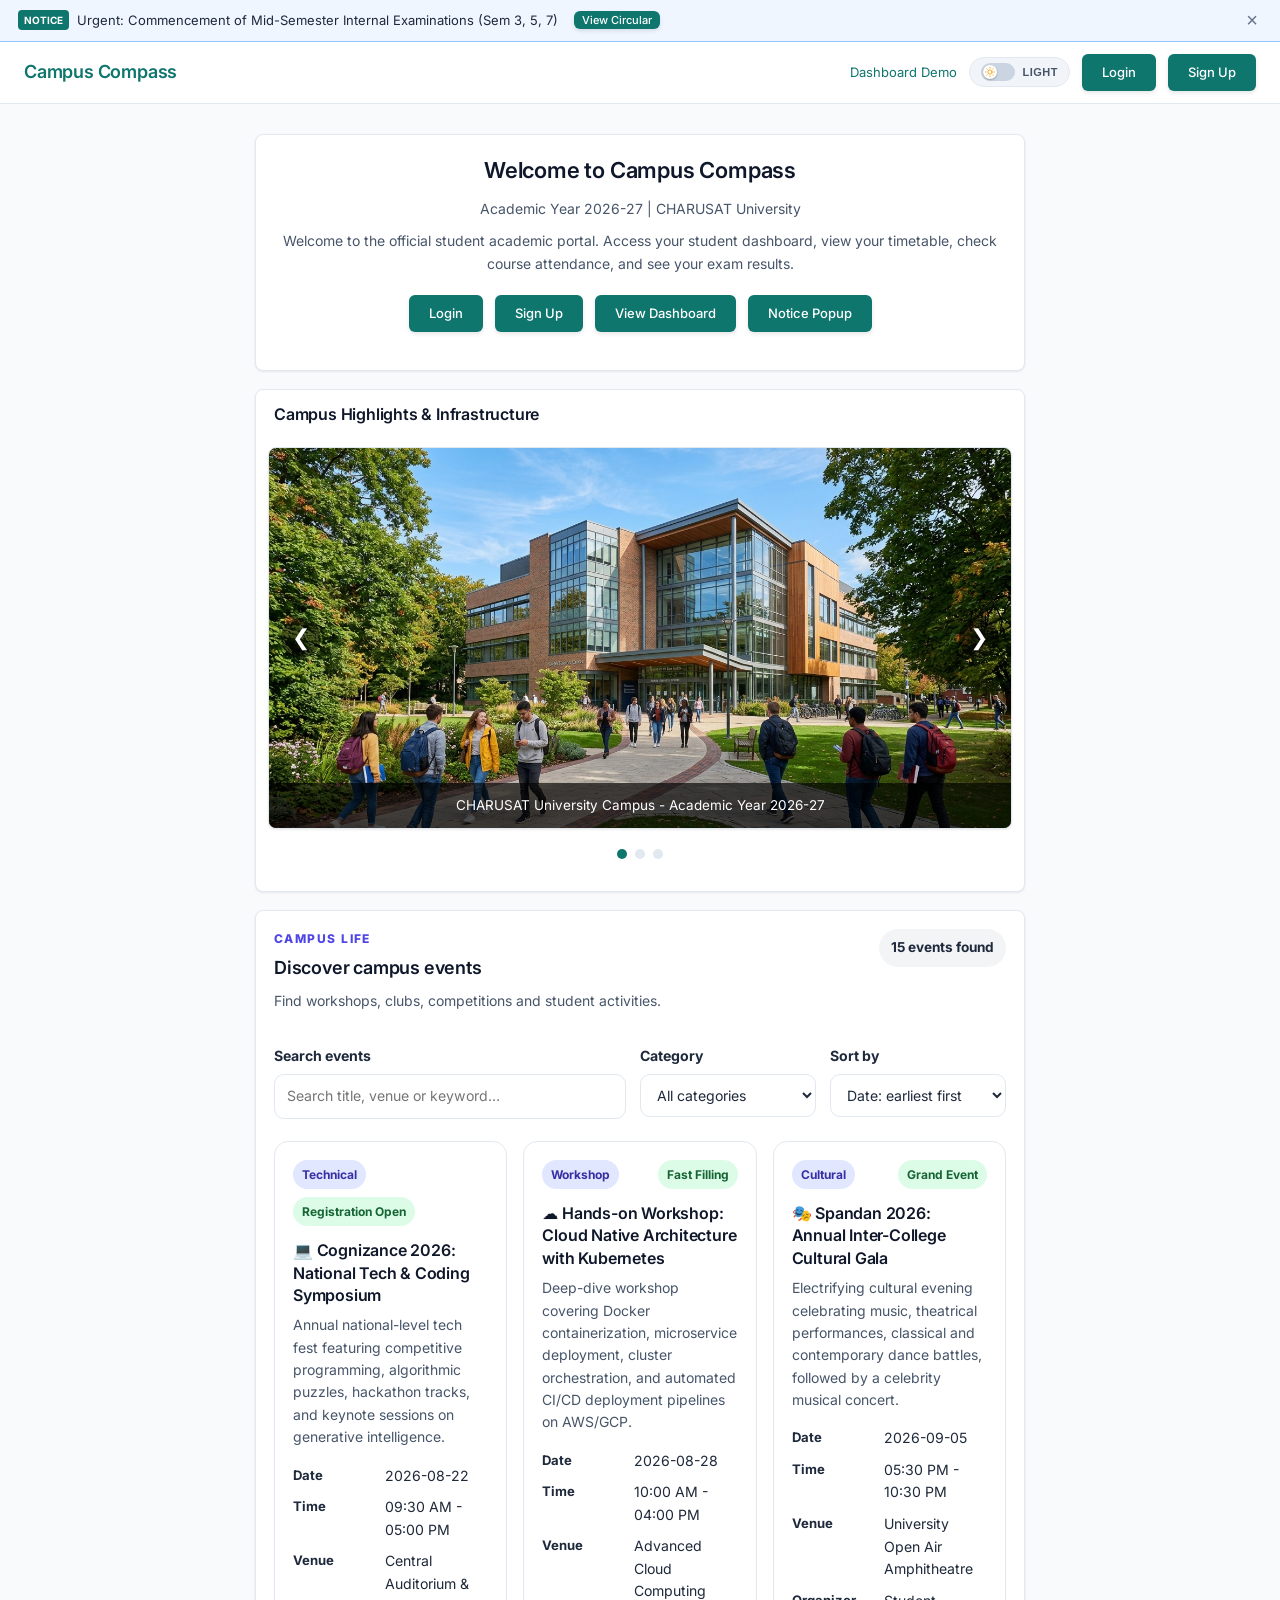
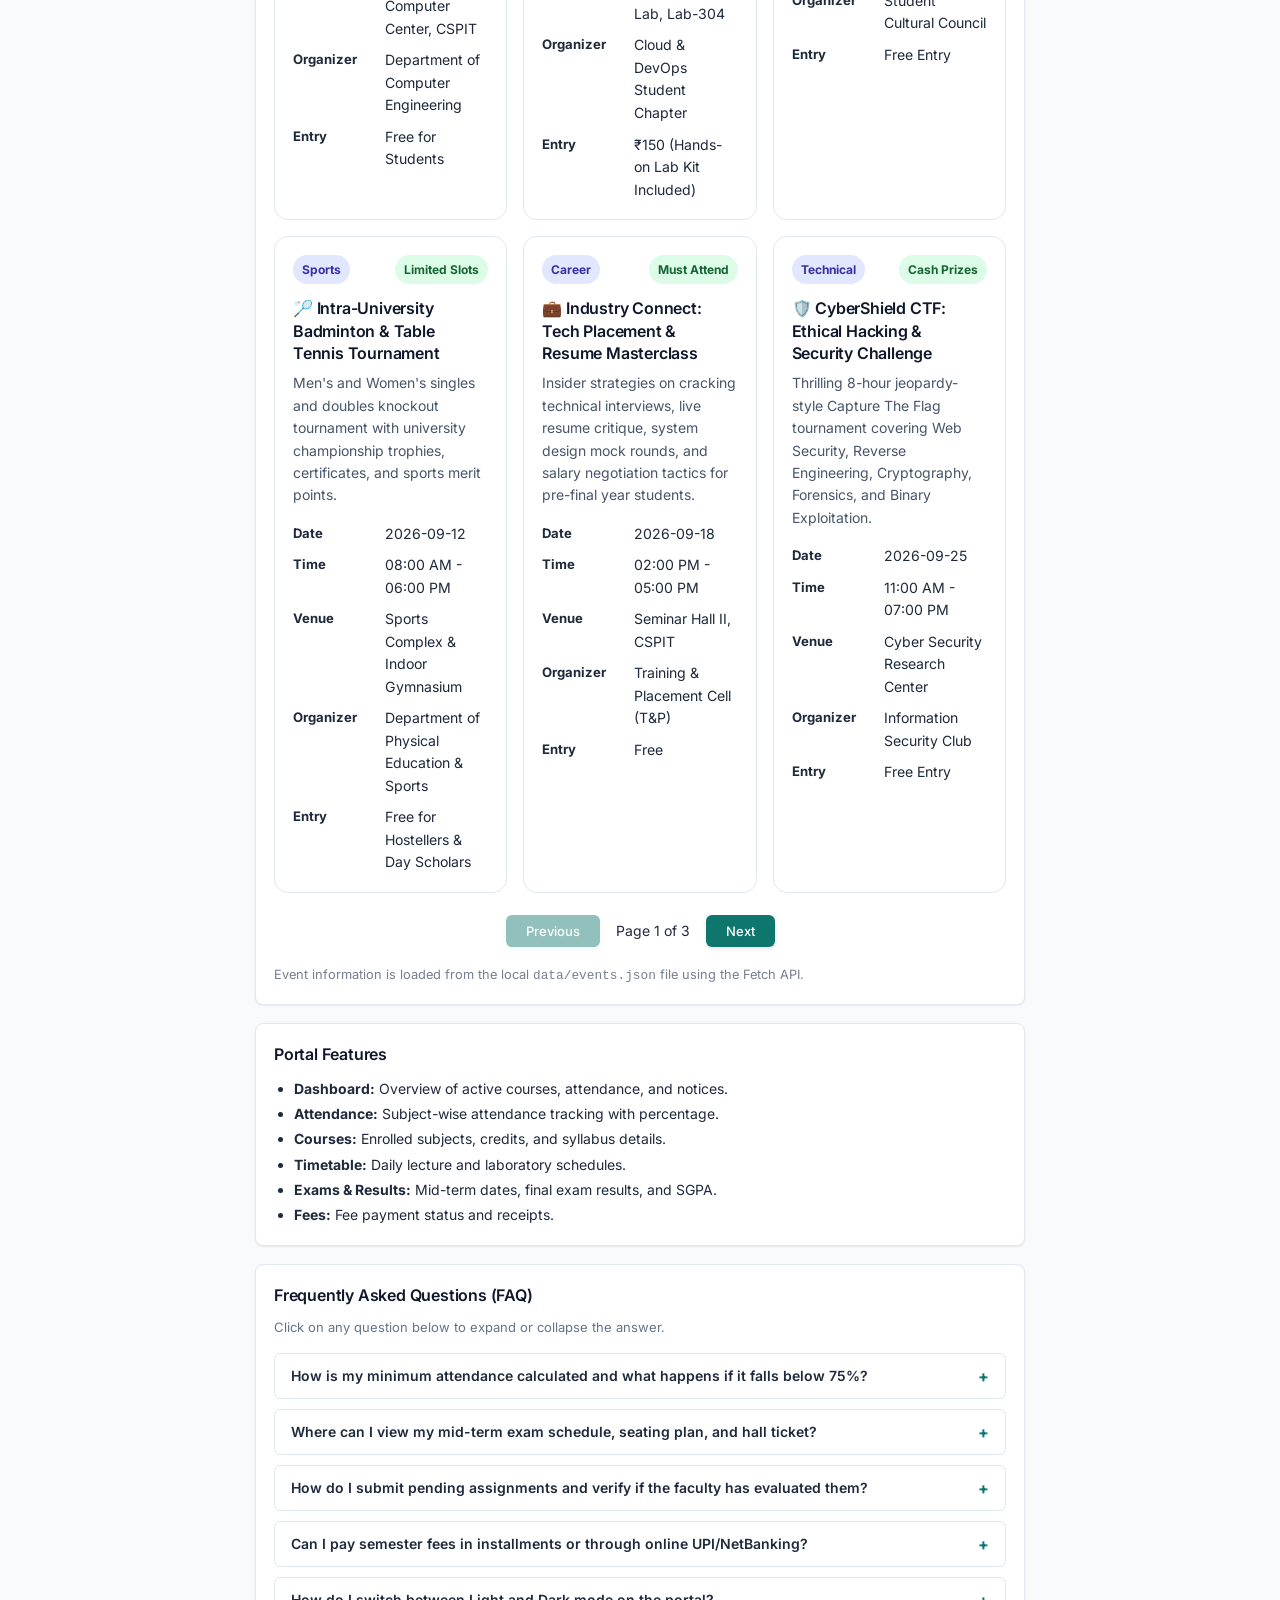
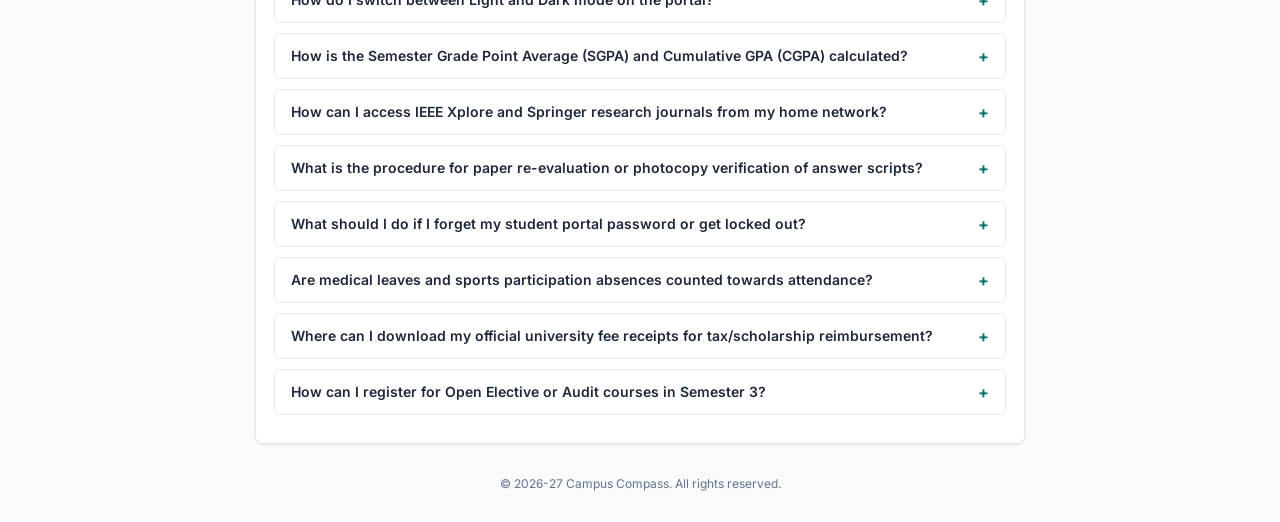
<file: home.html>
<!DOCTYPE html>
<html lang="en">
<head>
    <meta charset="UTF-8">
    <meta name="viewport" content="width=device-width, initial-scale=1.0">
    <title>Home - Campus Compass</title>
    <link rel="stylesheet" href="css/style.css">
    <link rel="stylesheet" href="css/pages.css">
</head>
<body>

    <!-- 1. Notification Banner Component -->
    <div id="notification-banner" class="notification-banner">
        <div class="banner-content">
            <span class="banner-tag">Notice</span>
            <span id="notice-banner-text">Loading notices...</span>
            <button type="button" class="btn btn-sm" data-modal-open="announcement-modal" style="padding: 2px 8px; font-size: 11px; margin-left: 8px;">View Circular</button>
        </div>
        <button id="banner-close-btn" class="banner-close-btn" type="button" title="Dismiss notification" aria-label="Close notification">&times;</button>
    </div>

    <!-- Simple Top Navigation with Hamburger Menu & Theme Switcher -->
    <header class="simple-navbar">
        <h2>Campus Compass</h2>

        <!-- 2. Hamburger Menu Button for Mobile Screens -->
        <button id="hamburger-btn" class="hamburger-btn" type="button" aria-label="Toggle navigation menu" aria-expanded="false">
            &#9776;
        </button>

        <div id="simple-nav-menu" class="simple-nav-right">
            <a href="index.html" style="font-size: 13px;">Dashboard Demo</a>
            
            <!-- 3. Light/Dark Theme Switcher Component -->
            <button id="theme-toggle" class="theme-toggle-btn" type="button" aria-label="Toggle theme" title="Toggle theme">
                <span class="theme-toggle-track">
                    <span class="theme-toggle-thumb">
                        <svg class="theme-icon sun-icon" viewBox="0 0 24 24" fill="none" stroke="currentColor" stroke-width="2" stroke-linecap="round" stroke-linejoin="round">
                            <circle cx="12" cy="12" r="5"></circle>
                            <line x1="12" y1="1" x2="12" y2="3"></line>
                            <line x1="12" y1="21" x2="12" y2="23"></line>
                            <line x1="4.22" y1="4.22" x2="5.64" y2="5.64"></line>
                            <line x1="18.36" y1="18.36" x2="19.78" y2="19.78"></line>
                            <line x1="1" y1="12" x2="3" y2="12"></line>
                            <line x1="21" y1="12" x2="23" y2="12"></line>
                            <line x1="4.22" y1="19.78" x2="5.64" y2="18.36"></line>
                            <line x1="18.36" y1="5.64" x2="19.78" y2="4.22"></line>
                        </svg>
                        <svg class="theme-icon moon-icon" viewBox="0 0 24 24" fill="none" stroke="currentColor" stroke-width="2" stroke-linecap="round" stroke-linejoin="round">
                            <path d="M21 12.79A9 9 0 1 1 11.21 3 7 7 0 0 0 21 12.79z"></path>
                        </svg>
                    </span>
                </span>
                <span class="theme-toggle-text">Theme</span>
            </button>

            <!-- Login & Sign Up Buttons Available at Homepage -->
            <a href="login.html" class="btn">Login</a>
            <a href="signup.html" class="btn">Sign Up</a>
        </div>
    </header>

    <!-- Main Content -->
    <main class="simple-home">

        <!-- Welcome Card -->
        <div class="card">
            <h1>Welcome to Campus Compass</h1>
            <p>Academic Year 2026-27 | CHARUSAT University</p>
            <p>Welcome to the official student academic portal. Access your student dashboard, view your timetable, check course attendance, and see your exam results.</p>
            
            <div class="home-buttons">
                <a href="login.html" class="btn">Login</a>
                <a href="signup.html" class="btn">Sign Up</a>
                <a href="index.html" class="btn">View Dashboard</a>
                <button type="button" class="btn" data-modal-open="announcement-modal">Notice Popup</button>
            </div>
        </div>

        <!-- 4. Dynamic Education Image Slider Component -->
        <div class="card" style="padding: 12px;">
            <h3 class="mb-10" style="text-align: left; padding: 0 6px;">Campus Highlights & Infrastructure</h3>
            
            <div id="slider-container" class="slider-container">
                <div id="slider-track" class="slider-track">
                    <!-- Slide 1 -->
                    <div class="slide">
                        <img src="images/college_campus.jpg" alt="University Campus Building">
                        <div class="slide-caption">CHARUSAT University Campus - Academic Year 2026-27</div>
                    </div>
                    <!-- Slide 2 -->
                    <div class="slide">
                        <img src="images/campus_library.jpg" alt="University Central Library">
                        <div class="slide-caption">Central Library & Digital Knowledge Resource Center</div>
                    </div>
                    <!-- Slide 3 -->
                    <div class="slide">
                        <img src="images/college_classroom.jpg" alt="Computer Engineering Lab">
                        <div class="slide-caption">Computer Engineering Laboratory & Collaborative Workspaces</div>
                    </div>
                </div>

                <!-- Slider Navigation Arrows -->
                <button id="slider-prev" class="slider-btn slider-prev" type="button" aria-label="Previous slide">&#10094;</button>
                <button id="slider-next" class="slider-btn slider-next" type="button" aria-label="Next slide">&#10095;</button>
            </div>

            <!-- Slider Dots Indicators -->
            <div id="slider-dots" class="slider-dots"></div>
        </div>

        <!-- Practical 6: JSON events with search, filters, sorting and pagination -->
        <section class="card event-browser" aria-labelledby="events-heading">
            <div class="event-browser-heading">
                <div>
                    <p class="eyebrow">CAMPUS LIFE</p>
                    <h2 id="events-heading">Discover campus events</h2>
                    <p>Find workshops, clubs, competitions and student activities.</p>
                </div>
                <span id="event-count" class="event-count" aria-live="polite">Loading events…</span>
            </div>

            <div class="event-controls">
                <label for="event-search">Search events
                    <input id="event-search" type="search" placeholder="Search title, venue or keyword…" autocomplete="off">
                </label>
                <label for="event-category">Category
                    <select id="event-category">
                        <option value="all">All categories</option>
                    </select>
                </label>
                <label for="event-sort">Sort by
                    <select id="event-sort">
                        <option value="date-asc">Date: earliest first</option>
                        <option value="date-desc">Date: latest first</option>
                        <option value="title-asc">Title: A–Z</option>
                    </select>
                </label>
            </div>

            <div id="events-list" class="event-results" aria-live="polite">
                <p>Loading events…</p>
            </div>
            <div class="event-pagination">
                <button type="button" id="event-prev" class="btn btn-outline" disabled>Previous</button>
                <span id="event-page-status" aria-live="polite">Page 1</span>
                <button type="button" id="event-next" class="btn btn-outline" disabled>Next</button>
            </div>
            <p class="event-source-note">Event information is loaded from the local <code>data/events.json</code> file using the Fetch API.</p>
        </section>

        <!-- Features Overview Card -->
        <div class="card" style="text-align: left;">
            <h3 class="mb-10">Portal Features</h3>
            <ul style="padding-left: 20px; line-height: 1.8;">
                <li><b>Dashboard:</b> Overview of active courses, attendance, and notices.</li>
                <li><b>Attendance:</b> Subject-wise attendance tracking with percentage.</li>
                <li><b>Courses:</b> Enrolled subjects, credits, and syllabus details.</li>
                <li><b>Timetable:</b> Daily lecture and laboratory schedules.</li>
                <li><b>Exams & Results:</b> Mid-term dates, final exam results, and SGPA.</li>
                <li><b>Fees:</b> Fee payment status and receipts.</li>
            </ul>
        </div>

        <!-- 5. Collapsible FAQ (Accordion) Component -->
        <div class="card" style="text-align: left;">
            <h3 class="mb-10">Frequently Asked Questions (FAQ)</h3>
            <p style="font-size: 13px; color: var(--text-muted);">Click on any question below to expand or collapse the answer.</p>

            <div class="faq-list" id="faq-list">
                <p>Loading FAQs...</p>
            </div>
        </div>

        <p class="text-center" style="color: var(--text-muted); font-size: 12px; margin-top: 30px;">
            &copy; 2026-27 Campus Compass. All rights reserved.
        </p>

    </main>

    <!-- 6. Modal Popup Component -->
    <div id="announcement-modal" class="modal-overlay" role="dialog" aria-modal="true" aria-labelledby="modal-title">
        <div class="modal-box">
            <div class="modal-header">
                <h3 id="modal-title"> University Academic Circular</h3>
                <button class="modal-close-btn" type="button" data-modal-close aria-label="Close dialog">&times;</button>
            </div>
            <div class="modal-body" id="notice-modal-body">
                <p>Loading notice details...</p>
            </div>
            <div class="modal-footer">
                <a href="exams.html" class="btn" style="margin-right: 6px;">Go to Exams Page</a>
                <button type="button" class="btn" data-modal-close>Close</button>
            </div>
        </div>
    </div>

    <!-- Dynamic Components JavaScript -->
    <script src="js/components.js"></script>
    <script src="js/theme.js"></script>
    <script src="js/json-data.js"></script>
</body>
</html>
</file>
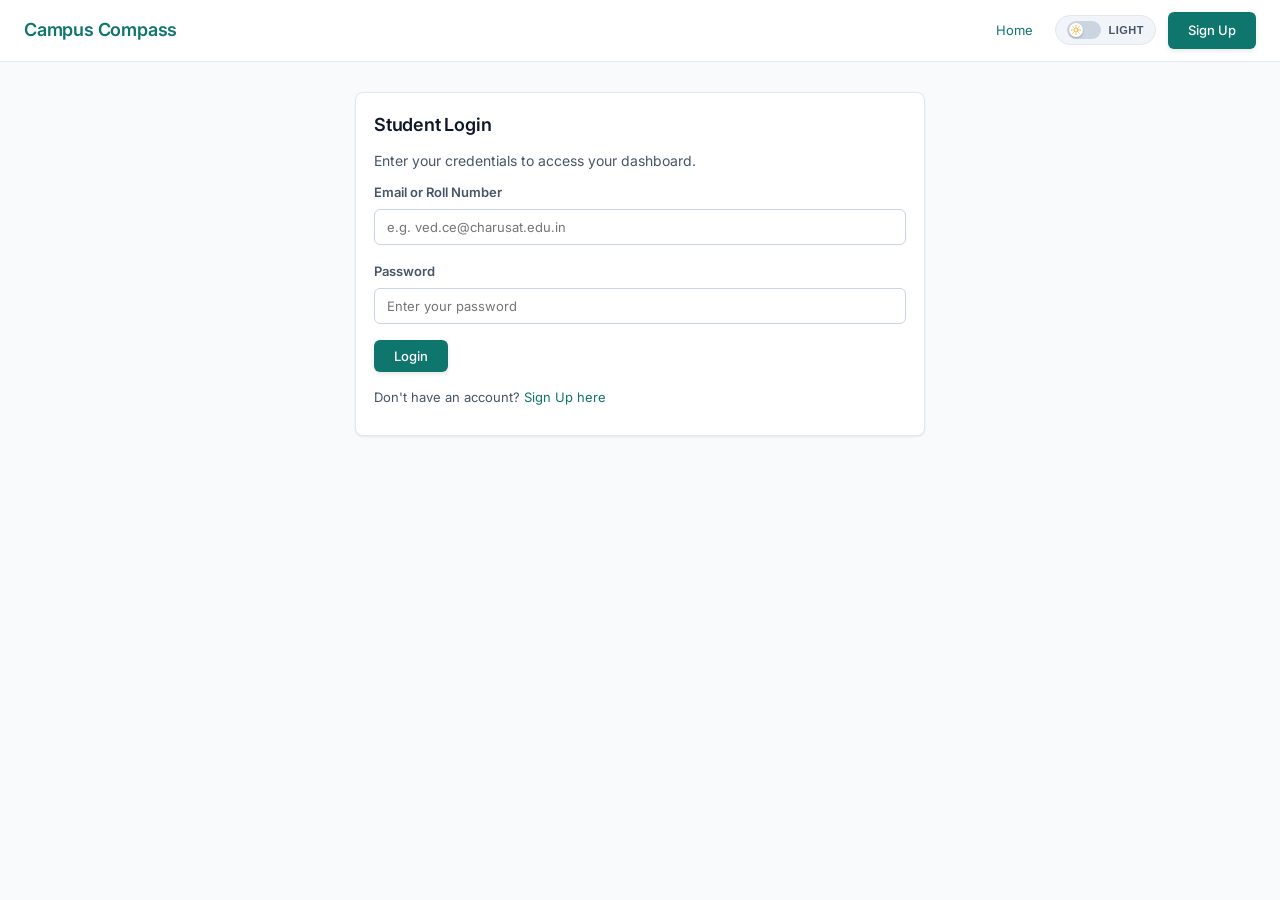
<file: login.html>
<!DOCTYPE html>
<html lang="en">
<head>
    <meta charset="UTF-8">
    <meta name="viewport" content="width=device-width, initial-scale=1.0">
    <title>Login - Campus Compass</title>
    <link rel="stylesheet" href="css/style.css">
    <link rel="stylesheet" href="css/pages.css">
</head>
<body>

    <!-- Simple Top Navigation -->
    <header class="simple-navbar">
        <h2>Campus Compass</h2>
        <div class="simple-nav-right">
            <a href="home.html" style="font-size: 13px; margin-right: 10px;">Home</a>
            <button id="theme-toggle" class="theme-toggle-btn" type="button" aria-label="Toggle theme" title="Toggle theme">
                <span class="theme-toggle-track">
                    <span class="theme-toggle-thumb">
                        <svg class="theme-icon sun-icon" viewBox="0 0 24 24" fill="none" stroke="currentColor" stroke-width="2" stroke-linecap="round" stroke-linejoin="round">
                            <circle cx="12" cy="12" r="5"></circle>
                            <line x1="12" y1="1" x2="12" y2="3"></line>
                            <line x1="12" y1="21" x2="12" y2="23"></line>
                            <line x1="4.22" y1="4.22" x2="5.64" y2="5.64"></line>
                            <line x1="18.36" y1="18.36" x2="19.78" y2="19.78"></line>
                            <line x1="1" y1="12" x2="3" y2="12"></line>
                            <line x1="21" y1="12" x2="23" y2="12"></line>
                            <line x1="4.22" y1="19.78" x2="5.64" y2="18.36"></line>
                            <line x1="18.36" y1="5.64" x2="19.78" y2="4.22"></line>
                        </svg>
                        <svg class="theme-icon moon-icon" viewBox="0 0 24 24" fill="none" stroke="currentColor" stroke-width="2" stroke-linecap="round" stroke-linejoin="round">
                            <path d="M21 12.79A9 9 0 1 1 11.21 3 7 7 0 0 0 21 12.79z"></path>
                        </svg>
                    </span>
                </span>
                <span class="theme-toggle-text">Theme</span>
            </button>
            <a href="signup.html" class="btn">Sign Up</a>
        </div>
    </header>

    <!-- Main Container -->
    <main class="simple-container">
        <div class="card">
            <h2 class="mb-10">Student Login</h2>
            <p>Enter your credentials to access your dashboard.</p>

            <form id="login-form">
                <div class="form-group">
                    <label for="login-email">Email or Roll Number</label>
                    <input type="text" id="login-email" name="loginEmail" placeholder="e.g. ved.ce@charusat.edu.in">
                    <span class="error-msg" id="login-email-error">Please enter your email or roll number.</span>
                </div>

                <div class="form-group">
                    <label for="login-password">Password</label>
                    <input type="password" id="login-password" name="loginPassword" placeholder="Enter your password">
                    <span class="error-msg" id="login-password-error">Please enter your password.</span>
                </div>

                <button type="submit" class="btn">Login</button>
            </form>

            <p style="margin-top: 15px; font-size: 13px;">
                Don't have an account? <a href="signup.html">Sign Up here</a>
            </p>
        </div>
    </main>

    <script>
        document.getElementById('login-form').addEventListener('submit', function (e) {
            e.preventDefault();
            const email = document.getElementById('login-email');
            const pass = document.getElementById('login-password');
            const emailErr = document.getElementById('login-email-error');
            const passErr = document.getElementById('login-password-error');

            let valid = true;

            if (!email.value.trim()) {
                email.classList.add('input-error');
                emailErr.classList.add('show');
                valid = false;
            } else {
                email.classList.remove('input-error');
                emailErr.classList.remove('show');
            }

            if (!pass.value.trim()) {
                pass.classList.add('input-error');
                passErr.classList.add('show');
                valid = false;
            } else {
                pass.classList.remove('input-error');
                passErr.classList.remove('show');
            }

            if (valid) {
                alert('Login successful!');
                window.location.href = 'index.html';
            }
        });
    </script>
    <script src="js/theme.js"></script>
</body>
</html>
</file>
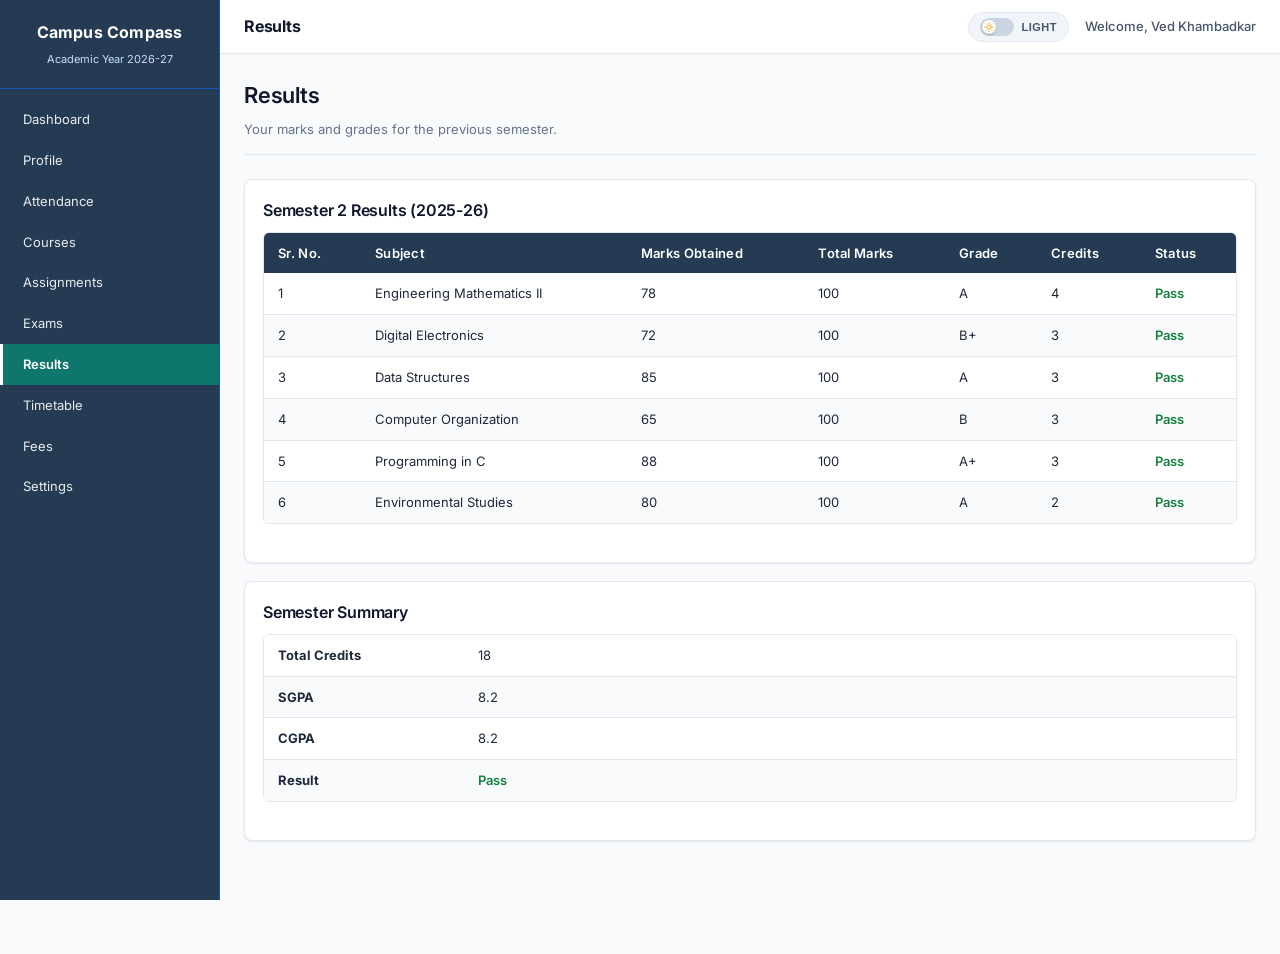
<file: results.html>
<!DOCTYPE html>
<html lang="en">
<head>
    <meta charset="UTF-8">
    <meta name="viewport" content="width=device-width, initial-scale=1.0">
    <title>Results - Campus Compass Dashboard</title>
    <link rel="stylesheet" href="css/style.css">
    <link rel="stylesheet" href="css/layout.css">
    <link rel="stylesheet" href="css/pages.css">
</head>
<body>

    <!-- Sidebar -->
    <aside class="sidebar">
        <div class="sidebar-header">
            <h2>Campus Compass</h2>
            <p>Academic Year 2026-27</p>
        </div>
        <ul class="sidebar-menu">
            <li><a href="index.html">Dashboard</a></li>
            <li><a href="profile.html">Profile</a></li>
            <li><a href="attendance.html">Attendance</a></li>
            <li><a href="courses.html">Courses</a></li>
            <li><a href="assignments.html">Assignments</a></li>
            <li><a href="exams.html">Exams</a></li>
            <li><a href="results.html" class="active">Results</a></li>
            <li><a href="timetable.html">Timetable</a></li>
            <li><a href="fees.html">Fees</a></li>
            <li><a href="settings.html">Settings</a></li>
        </ul>
    </aside>

    <!-- Top Navbar -->
    <header class="top-navbar">
        <span class="navbar-title">Results</span>
        <div class="navbar-right">
            <button id="theme-toggle" class="theme-toggle-btn" type="button" aria-label="Toggle theme" title="Toggle theme">
                <span class="theme-toggle-track">
                    <span class="theme-toggle-thumb">
                        <svg class="theme-icon sun-icon" viewBox="0 0 24 24" fill="none" stroke="currentColor" stroke-width="2" stroke-linecap="round" stroke-linejoin="round">
                            <circle cx="12" cy="12" r="5"></circle>
                            <line x1="12" y1="1" x2="12" y2="3"></line>
                            <line x1="12" y1="21" x2="12" y2="23"></line>
                            <line x1="4.22" y1="4.22" x2="5.64" y2="5.64"></line>
                            <line x1="18.36" y1="18.36" x2="19.78" y2="19.78"></line>
                            <line x1="1" y1="12" x2="3" y2="12"></line>
                            <line x1="21" y1="12" x2="23" y2="12"></line>
                            <line x1="4.22" y1="19.78" x2="5.64" y2="18.36"></line>
                            <line x1="18.36" y1="5.64" x2="19.78" y2="4.22"></line>
                        </svg>
                        <svg class="theme-icon moon-icon" viewBox="0 0 24 24" fill="none" stroke="currentColor" stroke-width="2" stroke-linecap="round" stroke-linejoin="round">
                            <path d="M21 12.79A9 9 0 1 1 11.21 3 7 7 0 0 0 21 12.79z"></path>
                        </svg>
                    </span>
                </span>
                <span class="theme-toggle-text">Theme</span>
            </button>
            <span class="navbar-user">Welcome, Ved Khambadkar</span>
        </div>
    </header>

    <!-- Main Content -->
    <main class="main-content">

        <!-- Page Header -->
        <div class="page-header">
            <h1>Results</h1>
            <p>Your marks and grades for the previous semester.</p>
        </div>

        <!-- Results Table -->
        <div class="card">
            <h3 class="mb-10">Semester 2 Results (2025-26)</h3>
            <table>
                <thead>
                    <tr>
                        <th>Sr. No.</th>
                        <th>Subject</th>
                        <th>Marks Obtained</th>
                        <th>Total Marks</th>
                        <th>Grade</th>
                        <th>Credits</th>
                        <th>Status</th>
                    </tr>
                </thead>
                <tbody>
                    <tr>
                        <td>1</td>
                        <td>Engineering Mathematics II</td>
                        <td>78</td>
                        <td>100</td>
                        <td>A</td>
                        <td>4</td>
                        <td class="status-pass">Pass</td>
                    </tr>
                    <tr>
                        <td>2</td>
                        <td>Digital Electronics</td>
                        <td>72</td>
                        <td>100</td>
                        <td>B+</td>
                        <td>3</td>
                        <td class="status-pass">Pass</td>
                    </tr>
                    <tr>
                        <td>3</td>
                        <td>Data Structures</td>
                        <td>85</td>
                        <td>100</td>
                        <td>A</td>
                        <td>3</td>
                        <td class="status-pass">Pass</td>
                    </tr>
                    <tr>
                        <td>4</td>
                        <td>Computer Organization</td>
                        <td>65</td>
                        <td>100</td>
                        <td>B</td>
                        <td>3</td>
                        <td class="status-pass">Pass</td>
                    </tr>
                    <tr>
                        <td>5</td>
                        <td>Programming in C</td>
                        <td>88</td>
                        <td>100</td>
                        <td>A+</td>
                        <td>3</td>
                        <td class="status-pass">Pass</td>
                    </tr>
                    <tr>
                        <td>6</td>
                        <td>Environmental Studies</td>
                        <td>80</td>
                        <td>100</td>
                        <td>A</td>
                        <td>2</td>
                        <td class="status-pass">Pass</td>
                    </tr>
                </tbody>
            </table>
        </div>

        <!-- CGPA Summary -->
        <div class="card">
            <h3>Semester Summary</h3>
            <table>
                <tr>
                    <td style="font-weight:bold; width:200px;">Total Credits</td>
                    <td>18</td>
                </tr>
                <tr>
                    <td style="font-weight:bold;">SGPA</td>
                    <td>8.2</td>
                </tr>
                <tr>
                    <td style="font-weight:bold;">CGPA</td>
                    <td>8.2</td>
                </tr>
                <tr>
                    <td style="font-weight:bold;">Result</td>
                    <td class="status-pass">Pass</td>
                </tr>
            </table>
        </div>

    </main>
    <script src="js/theme.js"></script>
</body>
</html>
</file>
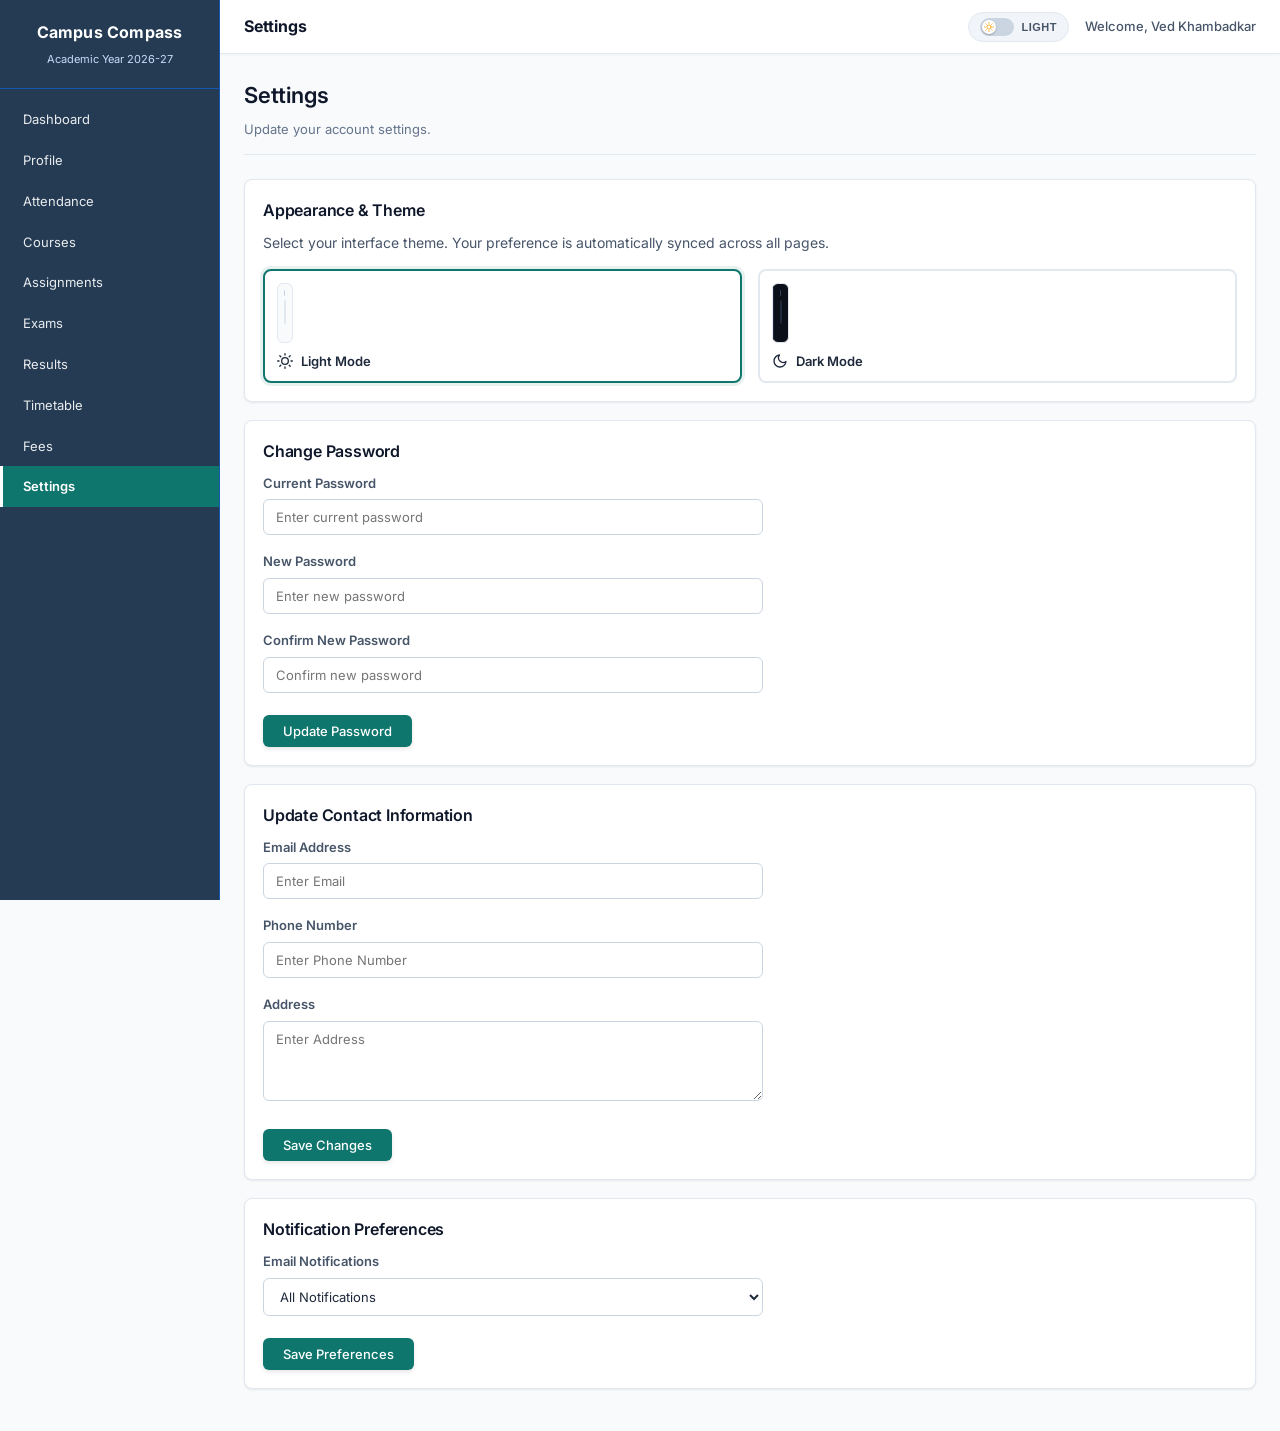
<file: settings.html>
<!DOCTYPE html>
<html lang="en">
<head>
    <meta charset="UTF-8">
    <meta name="viewport" content="width=device-width, initial-scale=1.0">
    <title>Settings - Campus Compass Dashboard</title>
    <link rel="stylesheet" href="css/style.css">
    <link rel="stylesheet" href="css/layout.css">
    <link rel="stylesheet" href="css/pages.css">
</head>
<body>

    <!-- Sidebar -->
    <aside class="sidebar">
        <div class="sidebar-header">
            <h2>Campus Compass</h2>
            <p>Academic Year 2026-27</p>
        </div>
        <ul class="sidebar-menu">
            <li><a href="index.html">Dashboard</a></li>
            <li><a href="profile.html">Profile</a></li>
            <li><a href="attendance.html">Attendance</a></li>
            <li><a href="courses.html">Courses</a></li>
            <li><a href="assignments.html">Assignments</a></li>
            <li><a href="exams.html">Exams</a></li>
            <li><a href="results.html">Results</a></li>
            <li><a href="timetable.html">Timetable</a></li>
            <li><a href="fees.html">Fees</a></li>
            <li><a href="settings.html" class="active">Settings</a></li>
        </ul>
    </aside>

    <!-- Top Navbar -->
    <header class="top-navbar">
        <span class="navbar-title">Settings</span>
        <div class="navbar-right">
            <button id="theme-toggle" class="theme-toggle-btn" type="button" aria-label="Toggle theme" title="Toggle theme">
                <span class="theme-toggle-track">
                    <span class="theme-toggle-thumb">
                        <svg class="theme-icon sun-icon" viewBox="0 0 24 24" fill="none" stroke="currentColor" stroke-width="2" stroke-linecap="round" stroke-linejoin="round">
                            <circle cx="12" cy="12" r="5"></circle>
                            <line x1="12" y1="1" x2="12" y2="3"></line>
                            <line x1="12" y1="21" x2="12" y2="23"></line>
                            <line x1="4.22" y1="4.22" x2="5.64" y2="5.64"></line>
                            <line x1="18.36" y1="18.36" x2="19.78" y2="19.78"></line>
                            <line x1="1" y1="12" x2="3" y2="12"></line>
                            <line x1="21" y1="12" x2="23" y2="12"></line>
                            <line x1="4.22" y1="19.78" x2="5.64" y2="18.36"></line>
                            <line x1="18.36" y1="5.64" x2="19.78" y2="4.22"></line>
                        </svg>
                        <svg class="theme-icon moon-icon" viewBox="0 0 24 24" fill="none" stroke="currentColor" stroke-width="2" stroke-linecap="round" stroke-linejoin="round">
                            <path d="M21 12.79A9 9 0 1 1 11.21 3 7 7 0 0 0 21 12.79z"></path>
                        </svg>
                    </span>
                </span>
                <span class="theme-toggle-text">Theme</span>
            </button>
            <span class="navbar-user">Welcome, Ved Khambadkar</span>
        </div>
    </header>

    <!-- Main Content -->
    <main class="main-content">

        <!-- Page Header -->
        <div class="page-header">
            <h1>Settings</h1>
            <p>Update your account settings.</p>
        </div>

        <!-- Appearance & Theme Preferences -->
        <div class="card">
            <h3 class="mb-10">Appearance & Theme</h3>
            <p>Select your interface theme. Your preference is automatically synced across all pages.</p>
            <div class="theme-options-grid">
                <button type="button" class="theme-option-btn" data-theme-set="light">
                    <div class="theme-option-preview preview-light">
                        <span class="preview-sidebar"></span>
                        <span class="preview-content">
                            <span class="preview-line"></span>
                            <span class="preview-card"></span>
                        </span>
                    </div>
                    <div class="theme-option-label">
                        <svg viewBox="0 0 24 24" width="16" height="16" fill="none" stroke="currentColor" stroke-width="2" stroke-linecap="round" stroke-linejoin="round">
                            <circle cx="12" cy="12" r="5"></circle>
                            <line x1="12" y1="1" x2="12" y2="3"></line>
                            <line x1="12" y1="21" x2="12" y2="23"></line>
                            <line x1="4.22" y1="4.22" x2="5.64" y2="5.64"></line>
                            <line x1="18.36" y1="18.36" x2="19.78" y2="19.78"></line>
                            <line x1="1" y1="12" x2="3" y2="12"></line>
                            <line x1="21" y1="12" x2="23" y2="12"></line>
                            <line x1="4.22" y1="19.78" x2="5.64" y2="18.36"></line>
                            <line x1="18.36" y1="5.64" x2="19.78" y2="4.22"></line>
                        </svg>
                        <span>Light Mode</span>
                    </div>
                </button>

                <button type="button" class="theme-option-btn" data-theme-set="dark">
                    <div class="theme-option-preview preview-dark">
                        <span class="preview-sidebar"></span>
                        <span class="preview-content">
                            <span class="preview-line"></span>
                            <span class="preview-card"></span>
                        </span>
                    </div>
                    <div class="theme-option-label">
                        <svg viewBox="0 0 24 24" width="16" height="16" fill="none" stroke="currentColor" stroke-width="2" stroke-linecap="round" stroke-linejoin="round">
                            <path d="M21 12.79A9 9 0 1 1 11.21 3 7 7 0 0 0 21 12.79z"></path>
                        </svg>
                        <span>Dark Mode</span>
                    </div>
                </button>
            </div>
        </div>

        <!-- Change Password -->
        <div class="card">
            <h3 class="mb-10">Change Password</h3>
            <form class="settings-form" action="#" method="post">
                <div class="form-group">
                    <label for="current-password">Current Password</label>
                    <input type="password" id="current-password" name="current-password" placeholder="Enter current password">
                </div>
                <div class="form-group">
                    <label for="new-password">New Password</label>
                    <input type="password" id="new-password" name="new-password" placeholder="Enter new password">
                </div>
                <div class="form-group">
                    <label for="confirm-password">Confirm New Password</label>
                    <input type="password" id="confirm-password" name="confirm-password" placeholder="Confirm new password">
                </div>
                <button type="submit" class="btn">Update Password</button>
            </form>
        </div>

        <!-- Update Contact Info -->

        <div class="card">
            <h3 class="mb-10">Update Contact Information</h3>
            <form class="settings-form" action="#" method="post">
                <div class="form-group">
                    <label for="email">Email Address</label>
                    <input type="email" id="email" name="email" placeholder="Enter Email">
                </div>
                <div class="form-group">
                    <label for="phone">Phone Number</label>
                    <input type="text" id="phone" name="phone" placeholder="Enter Phone Number">
                </div>
                <div class="form-group">
                    <label for="address">Address</label>
                    <textarea id="address" name="address" placeholder="Enter Address"></textarea>
                </div>
                <button type="submit" class="btn">Save Changes</button>
            </form>
        </div>

        <!-- Notification Preferences -->
        <div class="card">
            <h3 class="mb-10">Notification Preferences</h3>
            <form class="settings-form" action="#" method="post">
                <div class="form-group">
                    <label for="notifications">Email Notifications</label>
                    <select id="notifications" name="notifications">
                        <option value="all" selected>All Notifications</option>
                        <option value="important">Important Only</option>
                        <option value="none">None</option>
                    </select>
                </div>
                <button type="submit" class="btn">Save Preferences</button>
            </form>
        </div>

    </main>
    <script src="js/theme.js"></script>
</body>
</html>
</file>
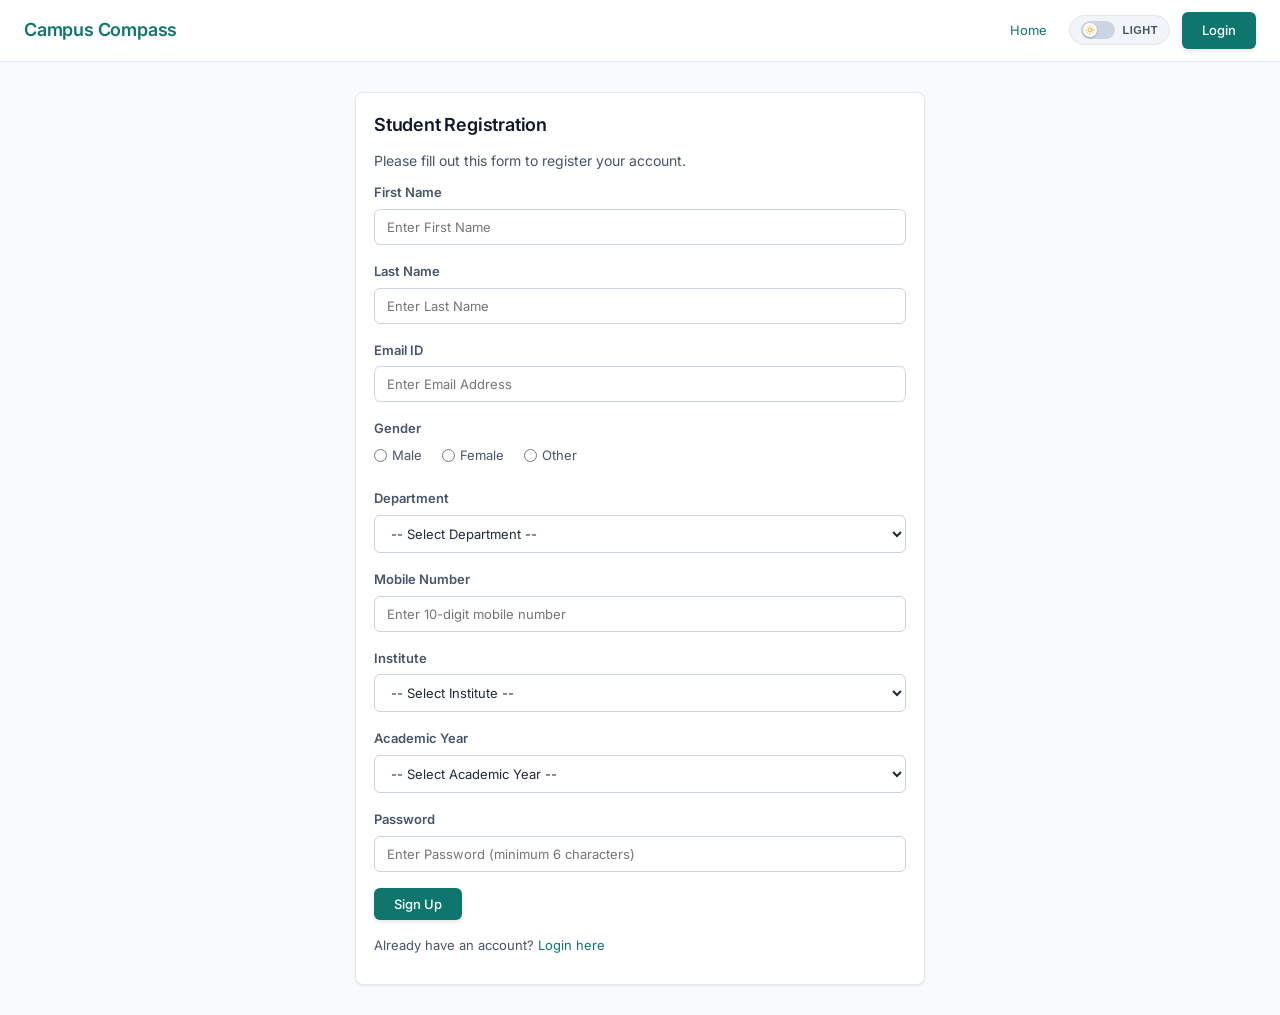
<file: signup.html>
<!DOCTYPE html>
<html lang="en">
<head>
    <meta charset="UTF-8">
    <meta name="viewport" content="width=device-width, initial-scale=1.0">
    <title>Sign Up - Campus Compass</title>
    <link rel="stylesheet" href="css/style.css">
    <link rel="stylesheet" href="css/pages.css">
</head>
<body>

    <!-- Simple Top Navigation -->
    <header class="simple-navbar">
        <h2>Campus Compass</h2>
        <div class="simple-nav-right">
            <a href="home.html" style="font-size: 13px; margin-right: 10px;">Home</a>
            <button id="theme-toggle" class="theme-toggle-btn" type="button" aria-label="Toggle theme" title="Toggle theme">
                <span class="theme-toggle-track">
                    <span class="theme-toggle-thumb">
                        <svg class="theme-icon sun-icon" viewBox="0 0 24 24" fill="none" stroke="currentColor" stroke-width="2" stroke-linecap="round" stroke-linejoin="round">
                            <circle cx="12" cy="12" r="5"></circle>
                            <line x1="12" y1="1" x2="12" y2="3"></line>
                            <line x1="12" y1="21" x2="12" y2="23"></line>
                            <line x1="4.22" y1="4.22" x2="5.64" y2="5.64"></line>
                            <line x1="18.36" y1="18.36" x2="19.78" y2="19.78"></line>
                            <line x1="1" y1="12" x2="3" y2="12"></line>
                            <line x1="21" y1="12" x2="23" y2="12"></line>
                            <line x1="4.22" y1="19.78" x2="5.64" y2="18.36"></line>
                            <line x1="18.36" y1="5.64" x2="19.78" y2="4.22"></line>
                        </svg>
                        <svg class="theme-icon moon-icon" viewBox="0 0 24 24" fill="none" stroke="currentColor" stroke-width="2" stroke-linecap="round" stroke-linejoin="round">
                            <path d="M21 12.79A9 9 0 1 1 11.21 3 7 7 0 0 0 21 12.79z"></path>
                        </svg>
                    </span>
                </span>
                <span class="theme-toggle-text">Theme</span>
            </button>
            <a href="login.html" class="btn">Login</a>
        </div>
    </header>

    <!-- Main Container -->
    <main class="simple-container">
        <div class="card">
            <h2 class="mb-10">Student Registration</h2>
            <p>Please fill out this form to register your account.</p>

            <form id="signup-form" action="register.php" method="POST">
                
                <div id="form-message" role="status" aria-live="polite"></div>
                <!-- First Name -->
                <div class="form-group">
                    <label for="first-name">First Name</label>
                    <input type="text" id="first-name" name="firstName" placeholder="Enter First Name">
                    <span class="error-msg" id="first-name-error">Please enter your first name.</span>
                </div>

                <!-- Last Name -->
                <div class="form-group">
                    <label for="last-name">Last Name</label>
                    <input type="text" id="last-name" name="lastName" placeholder="Enter Last Name">
                    <span class="error-msg" id="last-name-error">Please enter your last name.</span>
                </div>

                <!-- Email ID -->
                <div class="form-group">
                    <label for="email">Email ID</label>
                    <input type="email" id="email" name="email" placeholder="Enter Email Address">
                    <span class="error-msg" id="email-error">Please enter a valid email address.</span>
                </div>

                <!-- Gender -->
                <div class="form-group">
                    <label>Gender</label>
                    <div class="gender-options">
                        <label><input type="radio" name="gender" value="Male"> Male</label>
                        <label><input type="radio" name="gender" value="Female"> Female</label>
                        <label><input type="radio" name="gender" value="Other"> Other</label>
                    </div>
                    <span class="error-msg" id="gender-error">Please select your gender.</span>
                </div>

                <!-- Department -->
                <div class="form-group">
                    <label for="department">Department</label>
                    <select id="department" name="department">
                        <option value="">-- Select Department --</option>
                        <option value="Computer Engineering">Computer Engineering</option>
                        <option value="Information Technology">Information Technology</option>
                        <option value="Computer Science">Computer Science & Engineering</option>
                        <option value="Mechanical Engineering">Mechanical Engineering</option>
                        <option value="Civil Engineering">Civil Engineering</option>
                        <option value="Electrical Engineering">Electrical Engineering</option>
                    </select>
                    <span class="error-msg" id="department-error">Please select your department.</span>
                </div>

                <!-- Mobile Number -->
                <div class="form-group">
                    <label for="mobile">Mobile Number</label>
                    <input type="text" id="mobile" name="mobile" placeholder="Enter 10-digit mobile number">
                    <span class="error-msg" id="mobile-error">Please enter a valid 10-digit mobile number.</span>
                </div>

                <!-- Institute -->
                <div class="form-group">
                    <label for="institute">Institute</label>
                    <select id="institute" name="institute">
                        <option value="">-- Select Institute --</option>
                        <option value="CSPIT">CSPIT</option>
                        <option value="DEPSTAR">DEPSTAR</option>
                        <option value="RPCP">RPCP</option>
                        <option value="CMPICA">CMPICA</option>
                        <option value="I2IM">I2IM</option>
                        <option value="PDPIAS">PDPIAS</option>
                    </select>
                    <span class="error-msg" id="institute-error">Please select your institute.</span>
                </div>

                <!-- Academic Year -->
                <div class="form-group">
                    <label for="academic-year">Academic Year</label>
                    <select id="academic-year" name="academicYear">
                        <option value="">-- Select Academic Year --</option>
                        <option value="2026-27">2026-27</option>
                        <option value="2025-26">2025-26</option>
                        <option value="2024-25">2024-25</option>
                        <option value="2023-24">2023-24</option>
                    </select>
                    <span class="error-msg" id="academic-year-error">Please select academic year.</span>
                </div>

                <!-- Password -->
                <div class="form-group">
                    <label for="password">Password</label>
                    <input type="password" id="password" name="password" placeholder="Enter Password (minimum 6 characters)">
                    <span class="error-msg" id="password-error">Password must be at least 6 characters.</span>
                </div>

                <button type="submit" class="btn">Sign Up</button>
            </form>

            <p style="margin-top: 15px; font-size: 13px;">
                Already have an account? <a href="login.html">Login here</a>
            </p>
        </div>
    </main>

    <!-- Form Validation Script -->
    <script src="js/theme.js"></script>
</body>
</html>
</file>
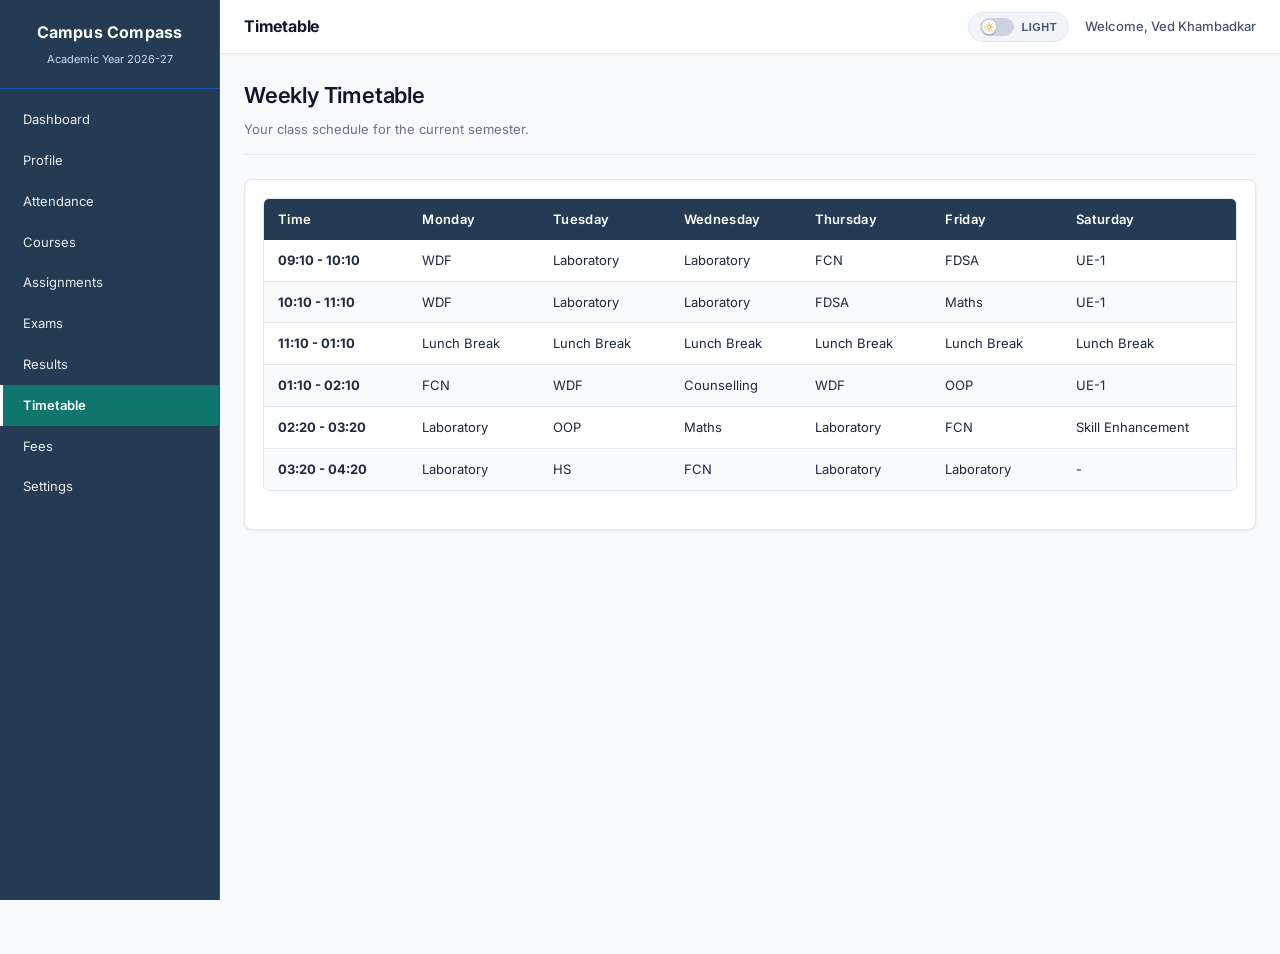
<file: timetable.html>
<!DOCTYPE html>
<html lang="en">
<head>
    <meta charset="UTF-8">
    <meta name="viewport" content="width=device-width, initial-scale=1.0">
    <title>Timetable - Campus Compass Dashboard</title>
    <link rel="stylesheet" href="css/style.css">
    <link rel="stylesheet" href="css/layout.css">
    <link rel="stylesheet" href="css/pages.css">
</head>
<body>

    <!-- Sidebar -->
    <aside class="sidebar">
        <div class="sidebar-header">
            <h2>Campus Compass</h2>
            <p>Academic Year 2026-27</p>
        </div>
        <ul class="sidebar-menu">
            <li><a href="index.html">Dashboard</a></li>
            <li><a href="profile.html">Profile</a></li>
            <li><a href="attendance.html">Attendance</a></li>
            <li><a href="courses.html">Courses</a></li>
            <li><a href="assignments.html">Assignments</a></li>
            <li><a href="exams.html">Exams</a></li>
            <li><a href="results.html">Results</a></li>
            <li><a href="timetable.html" class="active">Timetable</a></li>
            <li><a href="fees.html">Fees</a></li>
            <li><a href="settings.html">Settings</a></li>
        </ul>
    </aside>

    <!-- Top Navbar -->
    <header class="top-navbar">
        <span class="navbar-title">Timetable</span>
        <div class="navbar-right">
            <button id="theme-toggle" class="theme-toggle-btn" type="button" aria-label="Toggle theme" title="Toggle theme">
                <span class="theme-toggle-track">
                    <span class="theme-toggle-thumb">
                        <svg class="theme-icon sun-icon" viewBox="0 0 24 24" fill="none" stroke="currentColor" stroke-width="2" stroke-linecap="round" stroke-linejoin="round">
                            <circle cx="12" cy="12" r="5"></circle>
                            <line x1="12" y1="1" x2="12" y2="3"></line>
                            <line x1="12" y1="21" x2="12" y2="23"></line>
                            <line x1="4.22" y1="4.22" x2="5.64" y2="5.64"></line>
                            <line x1="18.36" y1="18.36" x2="19.78" y2="19.78"></line>
                            <line x1="1" y1="12" x2="3" y2="12"></line>
                            <line x1="21" y1="12" x2="23" y2="12"></line>
                            <line x1="4.22" y1="19.78" x2="5.64" y2="18.36"></line>
                            <line x1="18.36" y1="5.64" x2="19.78" y2="4.22"></line>
                        </svg>
                        <svg class="theme-icon moon-icon" viewBox="0 0 24 24" fill="none" stroke="currentColor" stroke-width="2" stroke-linecap="round" stroke-linejoin="round">
                            <path d="M21 12.79A9 9 0 1 1 11.21 3 7 7 0 0 0 21 12.79z"></path>
                        </svg>
                    </span>
                </span>
                <span class="theme-toggle-text">Theme</span>
            </button>
            <span class="navbar-user">Welcome, Ved Khambadkar</span>
        </div>
    </header>

    <!-- Main Content -->
    <main class="main-content">

        <!-- Page Header -->
        <div class="page-header">
            <h1>Weekly Timetable</h1>
            <p>Your class schedule for the current semester.</p>
        </div>

        <!-- Timetable -->
        <div class="card">
            <table>
                <thead>
                    <tr>
                        <th>Time</th>
                        <th>Monday</th>
                        <th>Tuesday</th>
                        <th>Wednesday</th>
                        <th>Thursday</th>
                        <th>Friday</th>
                        <th>Saturday</th>
                    </tr>
                </thead>
                <tbody>
                    <tr>
                        <td><strong>09:10 - 10:10</strong></td>
                        <td>WDF</td>
                        <td>Laboratory</td>
                        <td>Laboratory</td>
                        <td>FCN</td>
                        <td>FDSA</td>
                        <td>UE-1</td>
                    </tr>
                    <tr>
                        <td><strong>10:10 - 11:10</strong></td>
                        <td>WDF</td>
                        <td>Laboratory</td>
                        <td>Laboratory</td>
                        <td>FDSA</td>
                        <td>Maths</td>
                        <td>UE-1</td>
                    </tr>
                    <tr>
                        <td><strong>11:10 - 01:10</strong></td>
                        <td>Lunch Break</td>
                        <td>Lunch Break</td>
                        <td>Lunch Break</td>
                        <td>Lunch Break</td>
                        <td>Lunch Break</td>
                        <td>Lunch Break</td>
                    </tr>
                    <tr>
                        <td><strong>01:10 - 02:10</strong></td>
                        <td>FCN</td>
                        <td>WDF</td>
                        <td>Counselling</td>
                        <td>WDF</td>
                        <td>OOP</td>
                        <td>UE-1</td>
                    </tr>
                    <tr>
                        <td><strong>02:20 - 03:20</strong></td>
                        <td>Laboratory</td>
                        <td>OOP</td>
                        <td>Maths</td>
                        <td>Laboratory</td>
                        <td>FCN</td>
                        <td>Skill Enhancement</td>
                    </tr>
                    <tr>
                        <td><strong>03:20 - 04:20</strong></td>
                        <td>Laboratory</td>
                        <td>HS</td>
                        <td>FCN</td>
                        <td>Laboratory</td>
                        <td>Laboratory</td>
                        <td>-</td>
                    </tr>
                </tbody>
            </table>
        </div>

    </main>
    <script src="js/theme.js"></script>
</body>
</html>
</file>
<file: css/style.css>
/* ==========================================================================
   Student Hub Portal - Base Styles & Theme Tokens
   ========================================================================== */

@import url('https://fonts.googleapis.com/css2?family=Inter:wght@300;400;500;600;700&display=swap');

/* ==========================================================================
   Theme Variables (Light & Dark Modes)
   ========================================================================== */
:root {
    /* Base Colors - Light Theme */
    --bg-primary: #f8fafc;
    --bg-surface: #ffffff;
    --bg-surface-elevated: #f1f5f9;
    --bg-sidebar: #243b53;
    --bg-sidebar-hover: #176b68;
    --bg-sidebar-active: #0f766e;
    --sidebar-text: #ffffff;
    --sidebar-text-muted: #c8dcf8;
    --sidebar-border: #1557b0;

    --text-primary: #1e293b;
    --text-secondary: #475569;
    --text-muted: #64748b;
    --text-heading: #0f172a;

    --border-color: #e2e8f0;
    --border-subtle: #f1f5f9;

    --primary: #0f766e;
    --primary-hover: #115e59;
    --primary-light: rgba(15, 118, 110, 0.10);
    --primary-contrast: #ffffff;

    --navbar-bg: rgba(255, 255, 255, 0.95);
    --navbar-border: #e2e8f0;
    --navbar-shadow: 0 1px 3px rgba(0, 0, 0, 0.04);

    --card-bg: #ffffff;
    --card-border: #e2e8f0;
    --card-shadow: 0 1px 3px rgba(0, 0, 0, 0.05), 0 1px 2px rgba(0, 0, 0, 0.03);
    --card-shadow-hover: 0 6px 14px rgba(0, 0, 0, 0.08);

    --table-header-bg: #243b53;
    --table-header-text: #ffffff;
    --table-row-even: #f8fafc;
    --table-row-hover: #eff6ff;
    --table-border: #e2e8f0;

    --input-bg: #ffffff;
    --input-border: #cbd5e1;
    --input-text: #1e293b;
    --input-focus-border: #0f766e;
    --input-focus-ring: rgba(15, 118, 110, 0.2);

    --status-success: #15803d;
    --status-danger: #b91c1c;

    --fee-bg: #eff6ff;
    --fee-border: #93c5fd;

    --font-family: 'Inter', system-ui, -apple-system, BlinkMacSystemFont, 'Segoe UI', Roboto, sans-serif;
    --theme-transition: background-color 0.25s ease, color 0.25s ease, border-color 0.25s ease, box-shadow 0.25s ease;
}

[data-theme="dark"] {
    /* Base Colors - Dark Theme */
    --bg-primary: #0b0f19;
    --bg-surface: #131b2e;
    --bg-surface-elevated: #1e293b;
    --bg-sidebar: #070a12;
    --bg-sidebar-hover: #1e293b;
    --bg-sidebar-active: #2563eb;
    --sidebar-text: #f8fafc;
    --sidebar-text-muted: #94a3b8;
    --sidebar-border: #1e293b;

    --text-primary: #f1f5f9;
    --text-secondary: #cbd5e1;
    --text-muted: #94a3b8;
    --text-heading: #ffffff;

    --border-color: #1e293b;
    --border-subtle: #172033;

    --primary: #3b82f6;
    --primary-hover: #60a5fa;
    --primary-light: rgba(59, 130, 246, 0.15);
    --primary-contrast: #ffffff;

    --navbar-bg: rgba(19, 27, 46, 0.95);
    --navbar-border: #1e293b;
    --navbar-shadow: 0 2px 8px rgba(0, 0, 0, 0.4);

    --card-bg: #131b2e;
    --card-border: #1e293b;
    --card-shadow: 0 4px 6px -1px rgba(0, 0, 0, 0.3), 0 2px 4px -2px rgba(0, 0, 0, 0.2);
    --card-shadow-hover: 0 10px 18px -3px rgba(0, 0, 0, 0.45);

    --table-header-bg: #1e3a8a;
    --table-header-text: #ffffff;
    --table-row-even: #0e1626;
    --table-row-hover: #19243d;
    --table-border: #1e293b;

    --input-bg: #0b0f19;
    --input-border: #334155;
    --input-text: #f8fafc;
    --input-focus-border: #3b82f6;
    --input-focus-ring: rgba(59, 130, 246, 0.25);

    --status-success: #4ade80;
    --status-danger: #f87171;

    --fee-bg: #172554;
    --fee-border: #1e40af;
}

/* ==========================================================================
   Base Styles & Reset
   ========================================================================== */
* {
    margin: 0;
    padding: 0;
    box-sizing: border-box;
}

body {
    font-family: var(--font-family);
    background-color: var(--bg-primary);
    color: var(--text-primary);
    font-size: 14px;
    line-height: 1.6;
    transition: var(--theme-transition);
    min-height: 100vh;
}

/* Links */
a {
    text-decoration: none;
    color: var(--primary);
    transition: color 0.2s ease;
}

a:hover {
    text-decoration: underline;
    color: var(--primary-hover);
}

/* Headings */
h1, h2, h3, h4 {
    color: var(--text-heading);
    margin-bottom: 10px;
    font-weight: 600;
    letter-spacing: -0.2px;
    transition: color 0.25s ease;
}

h1 {
    font-size: 22px;
}

h2 {
    font-size: 18px;
}

h3 {
    font-size: 16px;
}

/* Paragraphs */
p {
    margin-bottom: 10px;
    color: var(--text-secondary);
    transition: color 0.25s ease;
}

/* ==========================================================================
   Tables
   ========================================================================== */
table {
    width: 100%;
    border-collapse: separate;
    border-spacing: 0;
    margin-bottom: 20px;
    border-radius: 6px;
    overflow: hidden;
    border: 1px solid var(--table-border);
}

table th,
table td {
    padding: 10px 14px;
    text-align: left;
    font-size: 13px;
    border-bottom: 1px solid var(--table-border);
    transition: var(--theme-transition);
}

table th {
    background-color: var(--table-header-bg);
    color: var(--table-header-text);
    font-weight: 600;
    letter-spacing: 0.3px;
    border: none;
}

table td {
    background-color: var(--card-bg);
    color: var(--text-primary);
}

table tr:nth-child(even) td {
    background-color: var(--table-row-even);
}

table tr:hover td {
    background-color: var(--table-row-hover);
}

table tr:last-child td {
    border-bottom: none;
}

/* ==========================================================================
   Forms
   ========================================================================== */
form {
    max-width: 600px;
}

.form-group {
    margin-bottom: 16px;
}

.form-group label {
    display: block;
    margin-bottom: 6px;
    font-weight: 600;
    color: var(--text-secondary);
    font-size: 13px;
    transition: color 0.25s ease;
}

.form-group input,
.form-group select,
.form-group textarea {
    width: 100%;
    padding: 9px 12px;
    background-color: var(--input-bg);
    color: var(--input-text);
    border: 1px solid var(--input-border);
    border-radius: 6px;
    font-size: 13px;
    font-family: var(--font-family);
    transition: var(--theme-transition);
}

.form-group input:focus,
.form-group select:focus,
.form-group textarea:focus {
    outline: none;
    border-color: var(--input-focus-border);
    box-shadow: 0 0 0 3px var(--input-focus-ring);
}

.form-group textarea {
    resize: vertical;
    min-height: 80px;
}

/* ==========================================================================
   Buttons
   ========================================================================== */
.btn {
    display: inline-block;
    padding: 8px 20px;
    background-color: var(--primary);
    color: var(--primary-contrast);
    border: none;
    border-radius: 6px;
    font-size: 13px;
    font-weight: 500;
    cursor: pointer;
    font-family: var(--font-family);
    transition: all 0.2s ease;
    box-shadow: 0 2px 4px rgba(0, 0, 0, 0.1);
    text-decoration: none;
}

.btn:hover {
    background-color: var(--primary-hover);
    color: var(--primary-contrast);
    text-decoration: none;
}

/* ==========================================================================
   Cards
   ========================================================================== */
.card {
    background-color: var(--card-bg);
    border: 1px solid var(--card-border);
    border-radius: 8px;
    padding: 18px;
    margin-bottom: 18px;
    box-shadow: var(--card-shadow);
    transition: var(--theme-transition);
}

.card h3 {
    margin-bottom: 8px;
}

/* ==========================================================================
   Status Badges
   ========================================================================== */
.status-present,
.status-pass {
    color: var(--status-success);
    font-weight: 600;
}

.status-absent,
.status-fail {
    color: var(--status-danger);
    font-weight: 600;
}

/* ==========================================================================
   Navbar Right & Theme Toggle Button
   ========================================================================== */
.navbar-right {
    display: flex;
    align-items: center;
    gap: 16px;
}

.theme-toggle-btn {
    display: inline-flex;
    align-items: center;
    gap: 8px;
    background-color: var(--bg-surface-elevated);
    border: 1px solid var(--border-color);
    padding: 5px 11px;
    border-radius: 20px;
    cursor: pointer;
    font-size: 12px;
    font-weight: 600;
    color: var(--text-secondary);
    transition: all 0.25s ease;
    user-select: none;
}

.theme-toggle-btn:hover {
    background-color: var(--border-color);
    color: var(--text-primary);
}

.theme-toggle-btn:focus-visible {
    outline: none;
    box-shadow: 0 0 0 3px var(--input-focus-ring);
}

.theme-toggle-track {
    width: 34px;
    height: 18px;
    background-color: #cbd5e1;
    border-radius: 20px;
    position: relative;
    transition: background-color 0.25s ease;
    display: inline-block;
}

[data-theme="dark"] .theme-toggle-track {
    background-color: var(--primary);
}

.theme-toggle-thumb {
    width: 14px;
    height: 14px;
    background-color: #ffffff;
    border-radius: 50%;
    position: absolute;
    left: 2px;
    top: 2px;
    transition: transform 0.25s cubic-bezier(0.4, 0, 0.2, 1);
    display: flex;
    align-items: center;
    justify-content: center;
    box-shadow: 0 1px 2px rgba(0, 0, 0, 0.25);
}

[data-theme="dark"] .theme-toggle-thumb {
    transform: translateX(16px);
    background-color: #0b0f19;
}

.theme-icon {
    width: 10px;
    height: 10px;
    position: absolute;
    transition: opacity 0.2s ease, transform 0.25s ease;
}

.sun-icon {
    color: #f59e0b;
    opacity: 1;
    transform: scale(1) rotate(0deg);
}

.moon-icon {
    color: #60a5fa;
    opacity: 0;
    transform: scale(0.4) rotate(-90deg);
}

[data-theme="dark"] .sun-icon {
    opacity: 0;
    transform: scale(0.4) rotate(90deg);
}

[data-theme="dark"] .moon-icon {
    opacity: 1;
    transform: scale(1) rotate(0deg);
}

.theme-toggle-text {
    font-size: 11px;
    font-weight: 600;
    text-transform: uppercase;
    letter-spacing: 0.5px;
    color: var(--text-secondary);
}

[data-theme="dark"] .theme-toggle-text {
    color: var(--text-primary);
}

/* ==========================================================================
   Settings Appearance Card Styles
   ========================================================================== */
.theme-options-grid {
    display: grid;
    grid-template-columns: repeat(auto-fit, minmax(180px, 1fr));
    gap: 16px;
    margin-top: 15px;
}

.theme-option-btn {
    background: var(--card-bg);
    border: 2px solid var(--border-color);
    border-radius: 8px;
    padding: 12px;
    cursor: pointer;
    text-align: left;
    transition: all 0.2s ease;
    display: flex;
    flex-direction: column;
    gap: 10px;
    font-family: var(--font-family);
}

.theme-option-btn:hover {
    border-color: var(--primary);
}

.theme-option-btn.active {
    border-color: var(--primary);
    box-shadow: 0 0 0 3px var(--primary-light);
}

.theme-option-preview {
    height: 60px;
    border-radius: 6px;
    border: 1px solid var(--border-color);
    display: flex;
    overflow: hidden;
    position: relative;
}

.preview-light {
    background: #f8fafc;
}

.preview-light .preview-sidebar {
    width: 25%;
    background: #1a73e8;
    height: 100%;
}

.preview-light .preview-content {
    flex: 1;
    padding: 6px;
    display: flex;
    flex-direction: column;
    gap: 4px;
}

.preview-light .preview-line {
    height: 6px;
    width: 50%;
    background: #cbd5e1;
    border-radius: 3px;
}

.preview-light .preview-card {
    height: 24px;
    background: #ffffff;
    border: 1px solid #e2e8f0;
    border-radius: 4px;
}

.preview-dark {
    background: #0b0f19;
}

.preview-dark .preview-sidebar {
    width: 25%;
    background: #070a12;
    height: 100%;
    border-right: 1px solid #1e293b;
}

.preview-dark .preview-content {
    flex: 1;
    padding: 6px;
    display: flex;
    flex-direction: column;
    gap: 4px;
}

.preview-dark .preview-line {
    height: 6px;
    width: 50%;
    background: #334155;
    border-radius: 3px;
}

.preview-dark .preview-card {
    height: 24px;
    background: #131b2e;
    border: 1px solid #1e293b;
    border-radius: 4px;
}

.theme-option-label {
    display: flex;
    align-items: center;
    gap: 8px;
    font-size: 13px;
    font-weight: 600;
    color: var(--text-primary);
}

/* ==========================================================================
   Utility Classes
   ========================================================================== */
.text-center {
    text-align: center;
}

.mb-10 {
    margin-bottom: 10px;
}

.mb-20 {
    margin-bottom: 20px;
}

.mt-20 {
    margin-top: 20px;
}
</file>
<file: css/layout.css>
/* ==========================================================================
   Layout - Sidebar & Top Navbar
   ========================================================================== */

/* Sidebar */
.sidebar {
    position: fixed;
    top: 0;
    left: 0;
    width: 220px;
    height: 100%;
    background-color: var(--bg-sidebar);
    color: var(--sidebar-text);
    padding: 0;
    overflow-y: auto;
    z-index: 100;
    border-right: 1px solid var(--sidebar-border);
    transition: var(--theme-transition);
}

.sidebar-header {
    padding: 20px 15px;
    border-bottom: 1px solid var(--sidebar-border);
    text-align: center;
    transition: border-color 0.25s ease;
}

.sidebar-header h2 {
    color: var(--sidebar-text);
    font-size: 16px;
    font-weight: 700;
    margin: 0;
    letter-spacing: 0.2px;
}

.sidebar-header p {
    color: var(--sidebar-text-muted);
    font-size: 11px;
    margin: 5px 0 0 0;
}

.sidebar-menu {
    list-style: none;
    padding: 10px 0;
}

.sidebar-menu li {
    margin: 0;
}

.sidebar-menu li a {
    display: block;
    padding: 10px 20px;
    color: var(--sidebar-text);
    opacity: 0.9;
    font-size: 13px;
    border-left: 3px solid transparent;
    transition: all 0.2s ease;
}

.sidebar-menu li a:hover {
    background-color: var(--bg-sidebar-hover);
    text-decoration: none;
    opacity: 1;
    border-left: 3px solid #ffffff;
}

.sidebar-menu li a.active {
    background-color: var(--bg-sidebar-active);
    border-left: 3px solid #ffffff;
    font-weight: 600;
    opacity: 1;
}

[data-theme="dark"] .sidebar-menu li a.active {
    border-left-color: var(--primary);
}

/* Navbar */
.top-navbar {
    position: fixed;
    top: 0;
    left: 220px;
    right: 0;
    height: 54px;
    background-color: var(--navbar-bg);
    border-bottom: 1px solid var(--navbar-border);
    box-shadow: var(--navbar-shadow);
    backdrop-filter: blur(8px);
    display: flex;
    align-items: center;
    justify-content: space-between;
    padding: 0 24px;
    z-index: 99;
    transition: var(--theme-transition);
}

.navbar-title {
    font-size: 16px;
    font-weight: 700;
    color: var(--text-heading);
    letter-spacing: -0.2px;
}

.navbar-user {
    font-size: 13px;
    font-weight: 500;
    color: var(--text-secondary);
}

/* Main Content Area */
.main-content {
    margin-left: 220px;
    margin-top: 54px;
    padding: 24px;
    min-height: calc(100vh - 54px);
    background-color: var(--bg-primary);
    transition: background-color 0.25s ease;
}

/* Page Header */
.page-header {
    margin-bottom: 24px;
    padding-bottom: 14px;
    border-bottom: 1px solid var(--border-color);
    transition: border-color 0.25s ease;
}

.page-header h1 {
    font-size: 22px;
    margin-bottom: 6px;
    color: var(--text-heading);
}

.page-header p {
    color: var(--text-muted);
    font-size: 13px;
    margin: 0;
}

/* Grid Layouts */
.grid-4 {
    display: flex;
    flex-wrap: wrap;
    gap: 16px;
    margin-bottom: 20px;
}

.grid-4 .card {
    flex: 1;
    min-width: 200px;
}

/* Two Column Layout */
.two-column {
    display: flex;
    gap: 20px;
    flex-wrap: wrap;
}

.two-column .column {
    flex: 1;
    min-width: 300px;
}

/* Profile Photo */
.profile-photo {
    width: 180px;
    height: 180px;
    overflow: hidden;
    border-radius: 20px;
    border: 3px solid var(--border-color);
    box-shadow: var(--card-shadow);
    transition: var(--theme-transition);
}

.profile-photo img {
    width: 100%;
    height: 100%;
    object-fit: cover;
}

/* Responsive Support */
@media (max-width: 768px) {
    .sidebar {
        width: 180px;
    }
    .top-navbar {
        left: 180px;
        padding: 0 16px;
    }
    .main-content {
        margin-left: 180px;
        padding: 16px;
    }
    .navbar-user {
        display: none;
    }
}
</file>
<file: css/pages.css>
/* ==========================================================================
   Page-Specific Styles
   ========================================================================== */

/* Dashboard Page */
.dashboard-cards .card {
    text-align: center;
    padding: 20px 15px;
}

.dashboard-cards .card h3 {
    font-size: 26px;
    font-weight: 700;
    color: var(--primary);
    margin-bottom: 4px;
    letter-spacing: -0.5px;
}

.dashboard-cards .card p {
    color: var(--text-muted);
    font-size: 12px;
    font-weight: 500;
    margin: 0;
    text-transform: uppercase;
    letter-spacing: 0.5px;
}

.announcements-list {
    list-style: none;
}

.announcements-list li {
    padding: 10px 0;
    border-bottom: 1px solid var(--border-color);
    font-size: 13px;
    color: var(--text-secondary);
    line-height: 1.5;
}

.announcements-list li b {
    color: var(--text-primary);
    margin-right: 6px;
}

.announcements-list li:last-child {
    border-bottom: none;
}

/* Profile Page */
.profile-info {
    display: flex;
    gap: 24px;
    flex-wrap: wrap;
    align-items: flex-start;
}

.profile-details {
    flex: 1;
    min-width: 300px;
}

.profile-details table {
    max-width: 600px;
}

.profile-details table td:first-child {
    font-weight: 600;
    width: 170px;
    background-color: var(--bg-surface-elevated);
    color: var(--text-heading);
}

/* Attendance Page */
.attendance-summary {
    display: flex;
    gap: 16px;
    margin-bottom: 24px;
    flex-wrap: wrap;
}

.attendance-summary .summary-box {
    flex: 1;
    background-color: var(--card-bg);
    border: 1px solid var(--border-color);
    box-shadow: var(--card-shadow);
    border-radius: 8px;
    padding: 14px 20px;
    text-align: center;
    min-width: 130px;
    transition: var(--theme-transition);
}

.attendance-summary .summary-box h3 {
    font-size: 22px;
    font-weight: 700;
    color: var(--primary);
    margin-bottom: 2px;
}

.attendance-summary .summary-box p {
    font-size: 12px;
    font-weight: 500;
    color: var(--text-muted);
    text-transform: uppercase;
    letter-spacing: 0.5px;
    margin: 0;
}

/* Fees Page */
.fee-total {
    background-color: var(--fee-bg);
    border: 1px solid var(--fee-border);
    border-radius: 8px;
    padding: 18px;
    margin-bottom: 24px;
    text-align: center;
    box-shadow: var(--card-shadow);
    transition: var(--theme-transition);
}

.fee-total h3 {
    font-size: 13px;
    color: var(--text-heading);
    text-transform: uppercase;
    letter-spacing: 0.5px;
    margin-bottom: 4px;
}

.fee-total p {
    font-size: 26px;
    font-weight: 700;
    color: var(--primary);
    margin: 0;
}

/* Settings Page */
.settings-form {
    max-width: 500px;
}

.settings-form .btn {
    margin-top: 6px;
}


/* ==========================================================================
   Home, Login & Sign Up Pages (Simple Styles)
   ========================================================================== */
.simple-navbar {
    display: flex;
    justify-content: space-between;
    align-items: center;
    padding: 12px 24px;
    background-color: var(--navbar-bg);
    border-bottom: 1px solid var(--border-color);
}

.simple-navbar h2 {
    margin: 0;
    font-size: 18px;
    color: var(--primary);
}

.simple-nav-right {
    display: flex;
    align-items: center;
    gap: 12px;
}

.simple-container {
    max-width: 600px;
    margin: 30px auto;
    padding: 0 15px;
}

.simple-home {
    max-width: 800px;
    margin: 30px auto;
    padding: 0 15px;
    text-align: center;
}

.home-buttons {
    margin: 20px 0;
    display: flex;
    justify-content: center;
    gap: 12px;
    flex-wrap: wrap;
}

.gender-options {
    display: flex;
    gap: 20px;
    margin-top: 6px;
}

.gender-options label {
    font-weight: normal;
    cursor: pointer;
    display: flex;
    align-items: center;
    gap: 5px;
}

.error-msg {
    color: #b91c1c;
    font-size: 12px;
    margin-top: 4px;
    display: none;
}

[data-theme="dark"] .error-msg {
    color: #f87171;
}

.error-msg.show {
    display: block;
}

.form-group input.input-error,
.form-group select.input-error {
    border-color: #b91c1c;
}

/* ==========================================================================
   Dynamic UI Components (Assignment Tasks)
   ========================================================================== */

/* 1. Notification Banner */
.notification-banner {
    background-color: var(--fee-bg);
    border-bottom: 1px solid var(--fee-border);
    padding: 10px 18px;
    display: flex;
    justify-content: space-between;
    align-items: center;
    font-size: 13px;
    color: var(--text-primary);
    transition: opacity 0.3s ease;
}

.banner-content {
    display: flex;
    align-items: center;
    gap: 8px;
}

.banner-tag {
    background-color: var(--primary);
    color: #ffffff;
    font-size: 10px;
    font-weight: 700;
    padding: 2px 6px;
    border-radius: 4px;
    text-transform: uppercase;
}

.banner-close-btn {
    background: transparent;
    border: none;
    font-size: 20px;
    cursor: pointer;
    color: var(--text-muted);
    line-height: 1;
    padding: 0 4px;
}

.banner-close-btn:hover {
    color: var(--text-primary);
}

/* 2. Hamburger Menu */
.hamburger-btn {
    display: none;
    background: transparent;
    border: 1px solid var(--border-color);
    border-radius: 6px;
    padding: 6px 10px;
    cursor: pointer;
    font-size: 18px;
    color: var(--text-primary);
}

.simple-navbar {
    position: relative;
}

@media (max-width: 768px) {
    .hamburger-btn {
        display: block;
    }
    .simple-nav-right {
        display: none;
        flex-direction: column;
        position: absolute;
        top: 100%;
        left: 0;
        right: 0;
        background-color: var(--navbar-bg);
        border-bottom: 1px solid var(--border-color);
        padding: 15px 24px;
        box-shadow: var(--card-shadow);
        z-index: 100;
        gap: 12px;
    }
    .simple-nav-right.open {
        display: flex;
    }
}

/* 3. Image Slider */
.slider-container {
    position: relative;
    max-width: 100%;
    margin: 20px 0;
    overflow: hidden;
    border-radius: 8px;
    border: 1px solid var(--border-color);
    box-shadow: var(--card-shadow);
    background-color: var(--card-bg);
}

.slider-track {
    display: flex;
    transition: transform 0.4s ease-in-out;
}

.slide {
    min-width: 100%;
    position: relative;
}

.slide img {
    width: 100%;
    height: 380px;
    object-fit: cover;
    display: block;
}

.slide-caption {
    position: absolute;
    bottom: 0;
    left: 0;
    right: 0;
    background: rgba(0, 0, 0, 0.65);
    color: #ffffff;
    padding: 12px 18px;
    font-size: 13.5px;
    text-align: center;
}

.slider-btn {
    position: absolute;
    top: 50%;
    transform: translateY(-50%);
    background: rgba(0, 0, 0, 0.5);
    color: #ffffff;
    border: none;
    font-size: 22px;
    width: 40px;
    height: 40px;
    cursor: pointer;
    border-radius: 50%;
    display: flex;
    align-items: center;
    justify-content: center;
    user-select: none;
    transition: background 0.2s;
    z-index: 10;
}

.slider-btn:hover {
    background: rgba(0, 0, 0, 0.8);
}

.slider-prev {
    left: 12px;
}

.slider-next {
    right: 12px;
}

.slider-dots {
    display: flex;
    justify-content: center;
    gap: 8px;
    margin: 12px 0 20px;
}

.slider-dot {
    width: 10px;
    height: 10px;
    border-radius: 50%;
    background-color: var(--border-color);
    cursor: pointer;
    display: inline-block;
    transition: background-color 0.2s;
}

.slider-dot.active {
    background-color: var(--primary);
}

/* 4. Collapsible FAQ (Accordion) */
.faq-list {
    margin-top: 15px;
    text-align: left;
}

.faq-item {
    border: 1px solid var(--border-color);
    border-radius: 6px;
    margin-bottom: 10px;
    overflow: hidden;
    background-color: var(--card-bg);
}

.faq-question {
    width: 100%;
    padding: 12px 16px;
    display: flex;
    justify-content: space-between;
    align-items: center;
    background: transparent;
    border: none;
    cursor: pointer;
    font-size: 14px;
    font-weight: 600;
    color: var(--text-primary);
    text-align: left;
    font-family: inherit;
}

.faq-question:hover {
    background-color: var(--bg-surface-elevated);
}

.faq-icon {
    font-size: 16px;
    color: var(--primary);
    font-weight: bold;
}

.faq-answer {
    padding: 0 16px;
    max-height: 0;
    overflow: hidden;
    font-size: 13px;
    color: var(--text-secondary);
    line-height: 1.6;
}

.faq-item.active .faq-answer {
    padding: 12px 16px;
    max-height: 300px;
    border-top: 1px solid var(--border-color);
}

/* 5. Modal Popup */
.modal-overlay {
    position: fixed;
    top: 0;
    left: 0;
    right: 0;
    bottom: 0;
    background-color: rgba(0, 0, 0, 0.55);
    display: none;
    align-items: center;
    justify-content: center;
    z-index: 1000;
    padding: 15px;
}

.modal-overlay.open {
    display: flex;
}

.modal-box {
    background-color: var(--card-bg);
    border: 1px solid var(--border-color);
    border-radius: 8px;
    max-width: 500px;
    width: 100%;
    padding: 22px;
    box-shadow: 0 4px 16px rgba(0, 0, 0, 0.2);
    position: relative;
    text-align: left;
}

.modal-header {
    display: flex;
    justify-content: space-between;
    align-items: center;
    margin-bottom: 12px;
    padding-bottom: 10px;
    border-bottom: 1px solid var(--border-color);
}

.modal-header h3 {
    margin: 0;
    font-size: 16px;
    color: var(--text-heading);
}

.modal-close-btn {
    background: transparent;
    border: none;
    font-size: 22px;
    cursor: pointer;
    color: var(--text-muted);
    line-height: 1;
}

.modal-close-btn:hover {
    color: var(--text-primary);
}

.modal-body {
    font-size: 13.5px;
    color: var(--text-secondary);
    line-height: 1.6;
}

.modal-footer {
    margin-top: 18px;
    text-align: right;
}


/* JSON-generated student and event cards */

#students-list,
#events-list {
    display: grid;
    grid-template-columns: repeat(
        auto-fit,
        minmax(220px, 1fr)
    );
    gap: 16px;
    margin-top: 16px;
}

#students-list .student-json-card,
#events-list .event-json-card {
    margin-bottom: 0;
    min-width: 0;
    overflow-wrap: anywhere;
}

.student-avatar {
    width: 76px;
    height: 76px;
    object-fit: cover;
    border-radius: 50%;
    border: 2px solid var(--border-color);
    margin-bottom: 12px;
}

.student-json-card h3,
.event-json-card h3 {
    color: var(--primary);
    overflow-wrap: anywhere;
}

.student-json-card p,
.event-json-card p {
    font-size: 13px;
    line-height: 1.6;
}



/* Practical 6: personalized campus event explorer */
.event-browser { text-align: left; }
.event-browser-heading {
    display: flex; align-items: flex-start; justify-content: space-between;
    gap: 18px; margin-bottom: 22px;
}
.event-browser-heading h2 { margin: 4px 0 8px; }
.event-browser-heading p { margin-top: 0; }
.eyebrow {
    color: var(--primary-color, #4f46e5); font-size: .75rem;
    font-weight: 800; letter-spacing: .12em; margin-bottom: 5px;
}
.event-count {
    background: var(--surface-color, #f3f4f6); border-radius: 999px;
    padding: 8px 12px; white-space: nowrap; font-size: .85rem; font-weight: 700;
}
.event-controls {
    display: grid; grid-template-columns: minmax(220px, 2fr) minmax(150px, 1fr) minmax(170px, 1fr);
    gap: 14px; margin-bottom: 22px;
}
.event-controls label { display: flex; flex-direction: column; gap: 7px; font-size: .88rem; font-weight: 700; }
.event-controls input, .event-controls select {
    width: 100%; min-height: 43px; padding: 10px 12px;
    border: 1px solid var(--border-color, #d1d5db); border-radius: 10px;
    background: var(--card-bg, #fff); color: inherit; font: inherit; font-weight: 400;
}
.event-results { display: grid; grid-template-columns: repeat(2, minmax(0, 1fr)); gap: 16px; }
.event-result-card {
    border: 1px solid var(--border-color, #e5e7eb); border-radius: 14px;
    padding: 18px; background: var(--card-bg, #fff); min-width: 0;
    transition: transform .18s ease, box-shadow .18s ease;
}
.event-result-card:hover { transform: translateY(-2px); box-shadow: 0 8px 24px #0000000d; }
.event-result-card h3 { margin: 13px 0 8px; line-height: 1.4; }
.event-description { line-height: 1.6; }
.event-card-topline { display: flex; flex-wrap: wrap; gap: 8px; justify-content: space-between; }
.event-category-pill, .event-badge {
    display: inline-flex; align-items: center; border-radius: 999px;
    padding: 5px 9px; font-size: .75rem; font-weight: 700;
}
.event-category-pill { background: #e0e7ff; color: #3730a3; }
.event-badge { background: #dcfce7; color: #166534; }
.event-details { display: grid; gap: 9px; margin: 16px 0 0; }
.event-details > div { display: grid; grid-template-columns: 82px minmax(0, 1fr); gap: 10px; }
.event-details dt { font-weight: 700; font-size: .82rem; }
.event-details dd { margin: 0; font-size: .88rem; overflow-wrap: anywhere; }
.event-pagination {
    display: flex; justify-content: center; align-items: center; gap: 16px; margin-top: 22px;
}
.event-pagination button:disabled { opacity: .45; cursor: not-allowed; }
.event-source-note { margin: 18px 0 0; font-size: .8rem; opacity: .75; }
.event-empty { grid-column: 1 / -1; padding: 24px; text-align: center; }
@media (max-width: 720px) {
    .event-controls { grid-template-columns: 1fr; }
    .event-results { grid-template-columns: 1fr; }
    .event-browser-heading { flex-direction: column; }
    .event-count { white-space: normal; }
}
</file>
